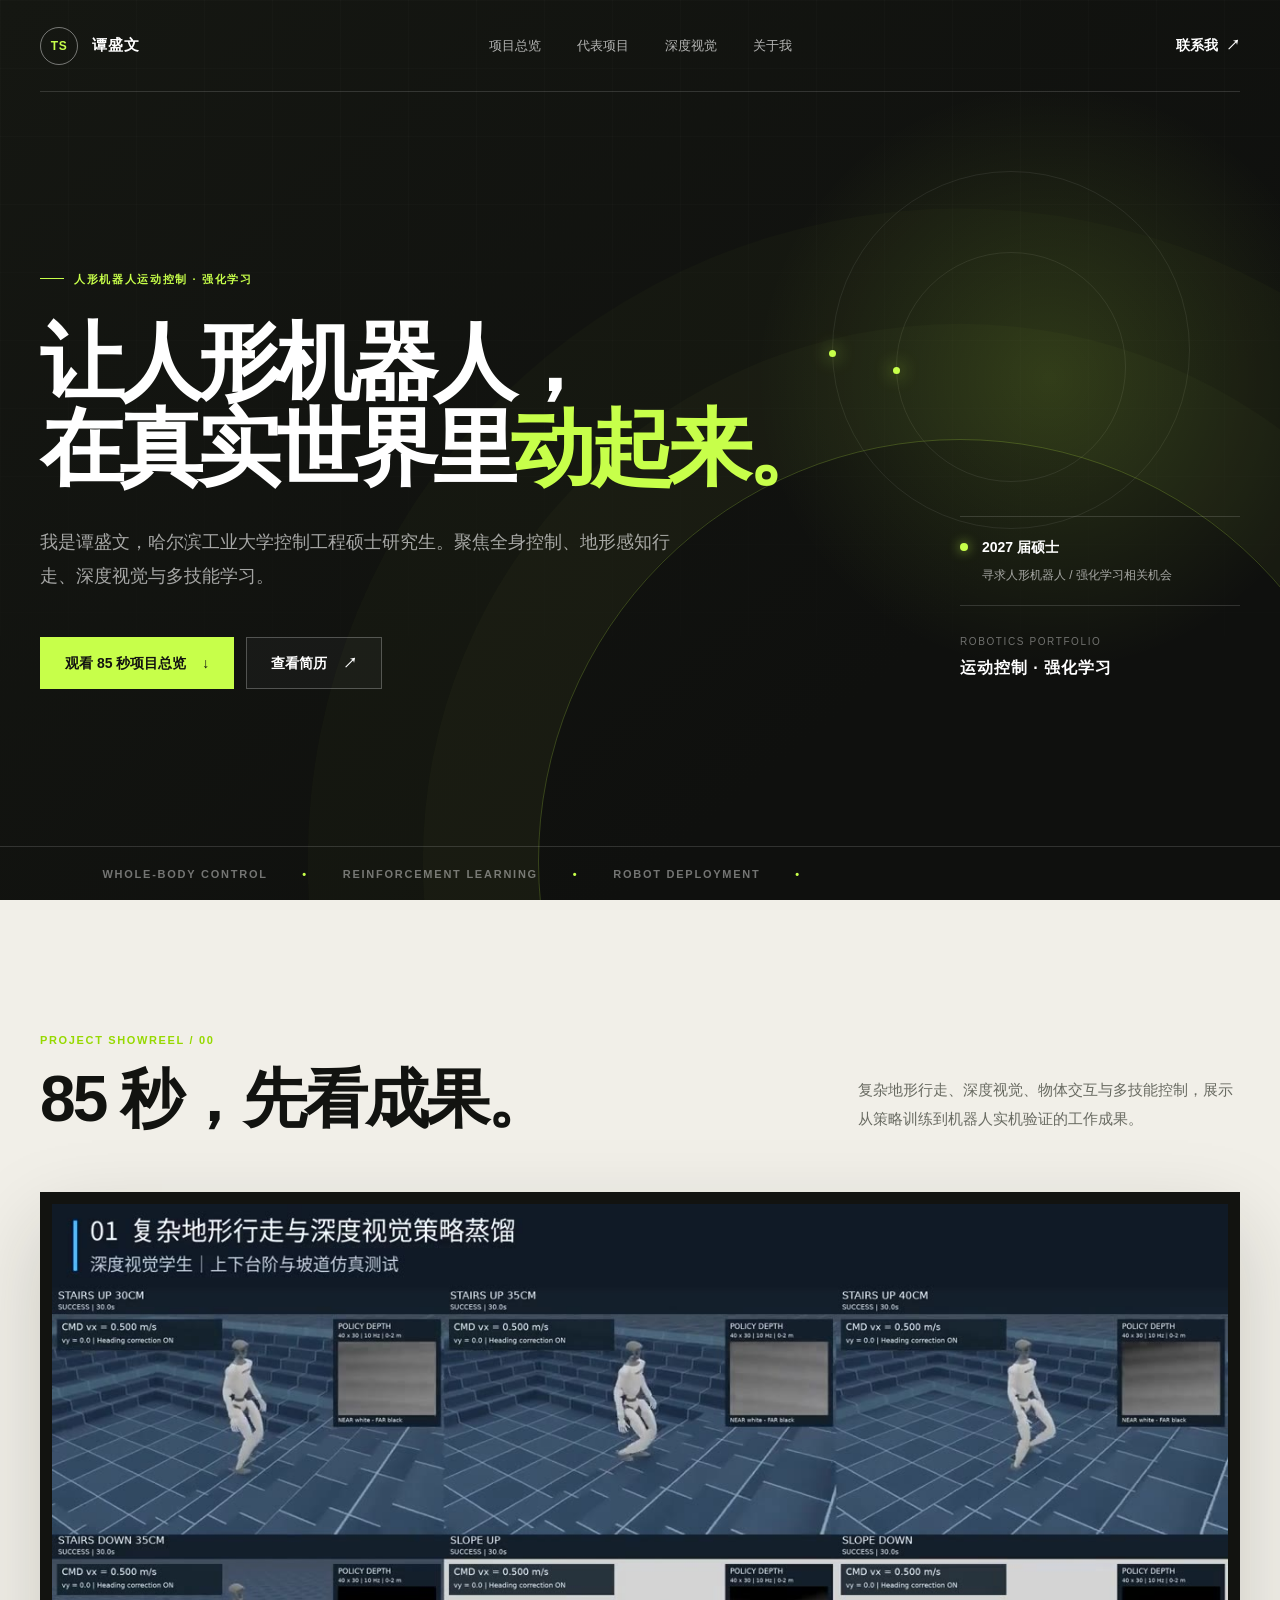
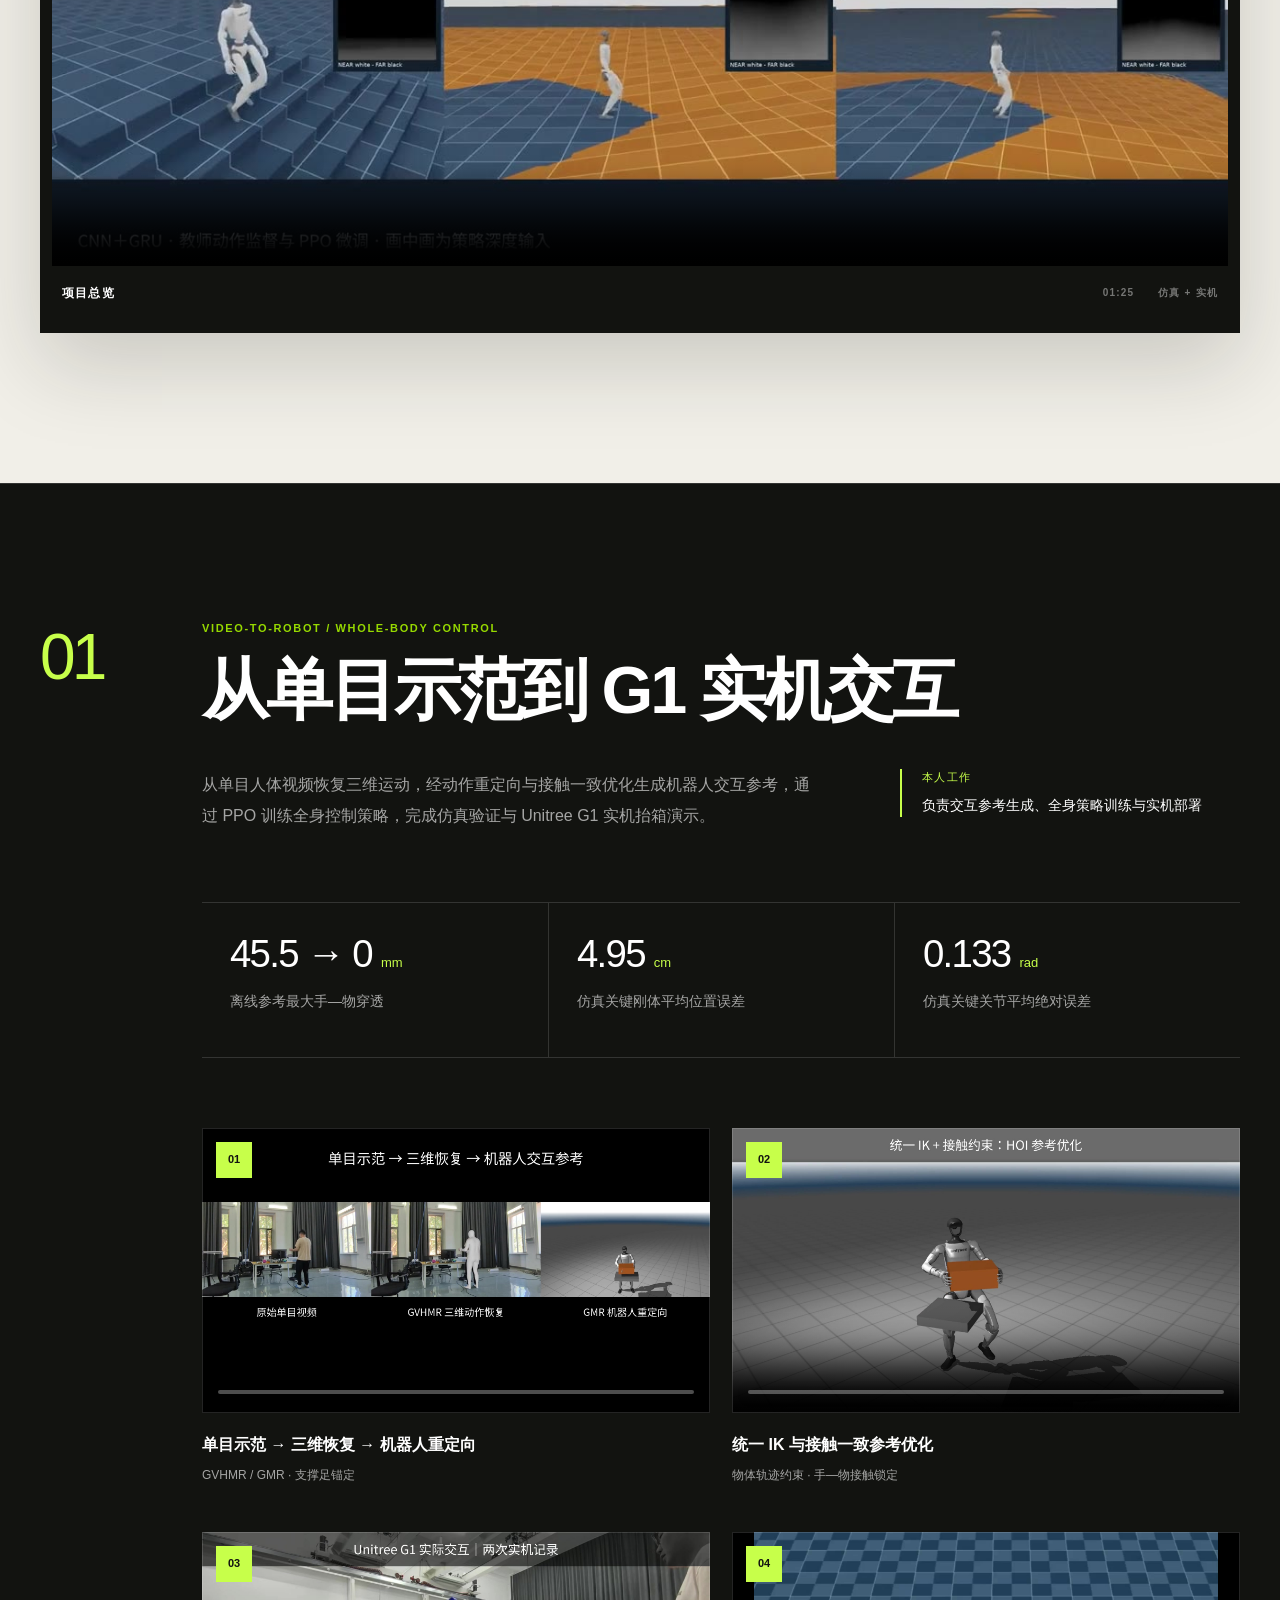
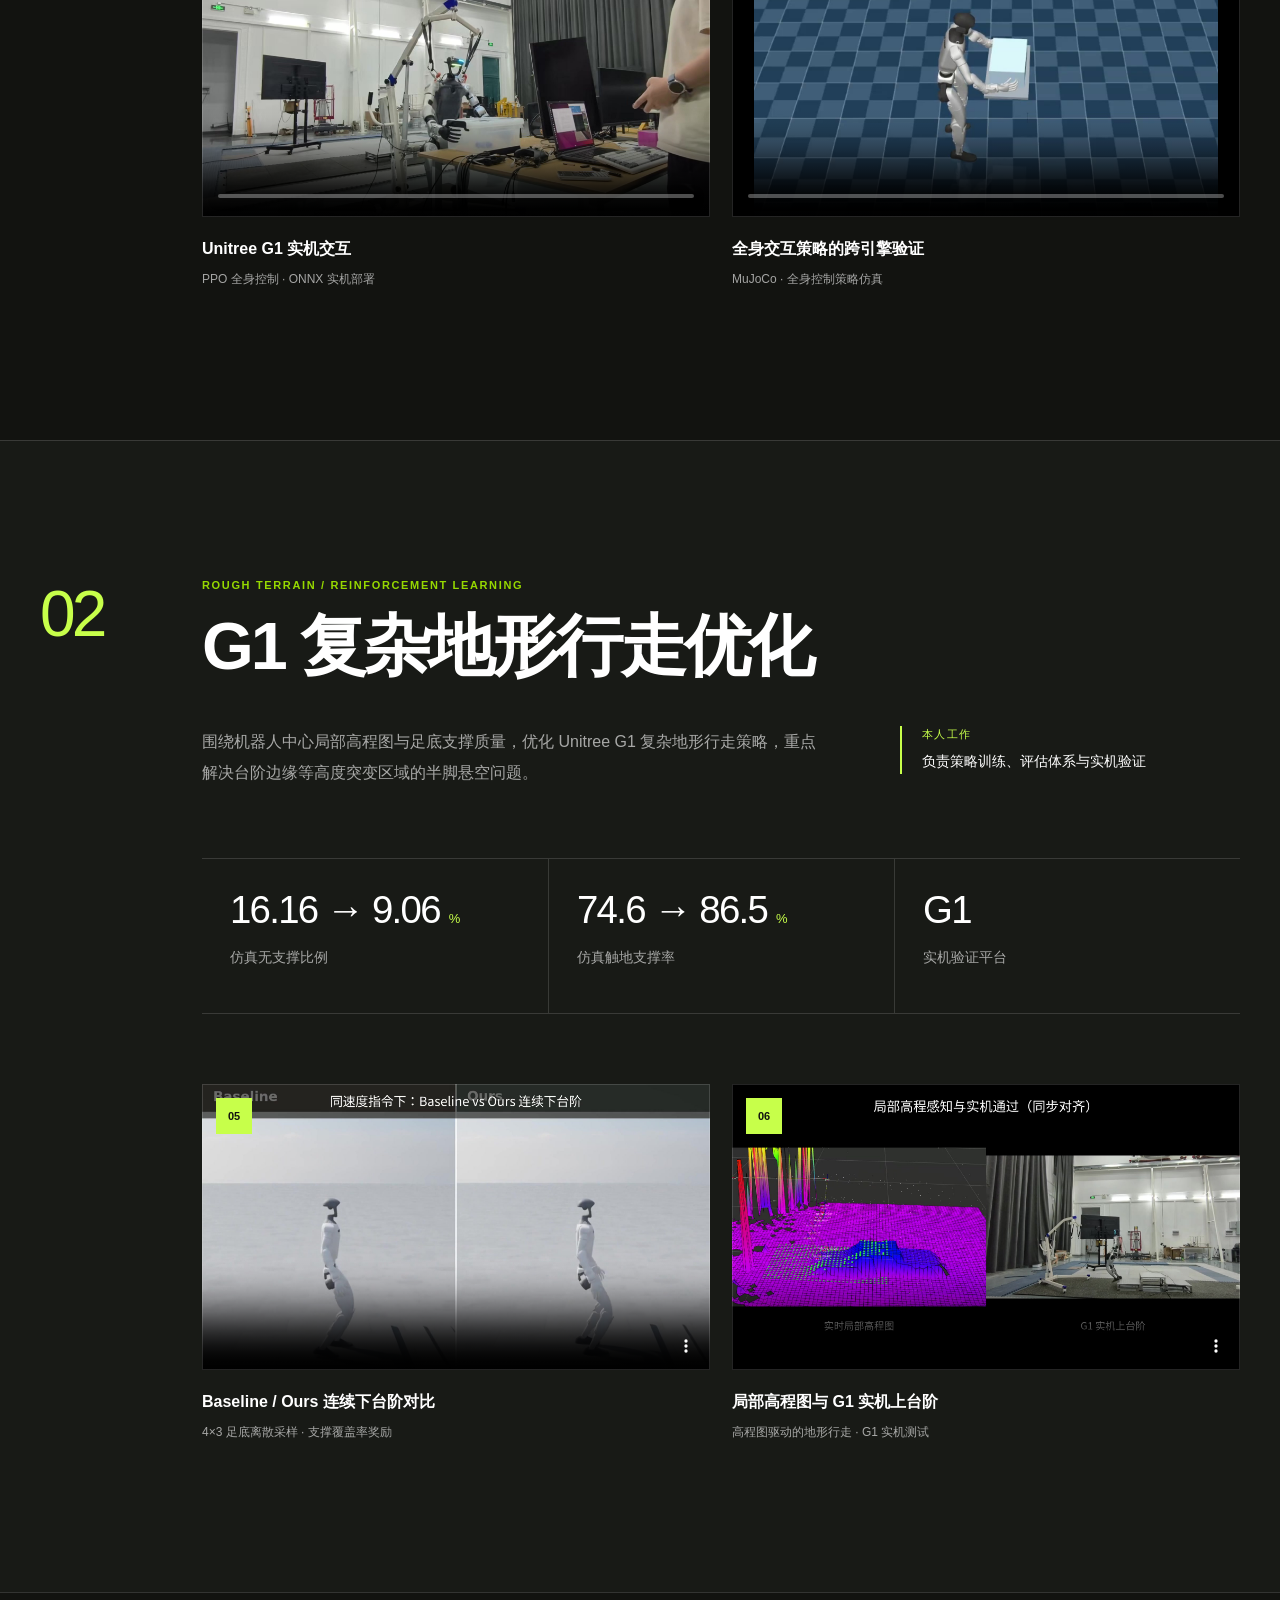
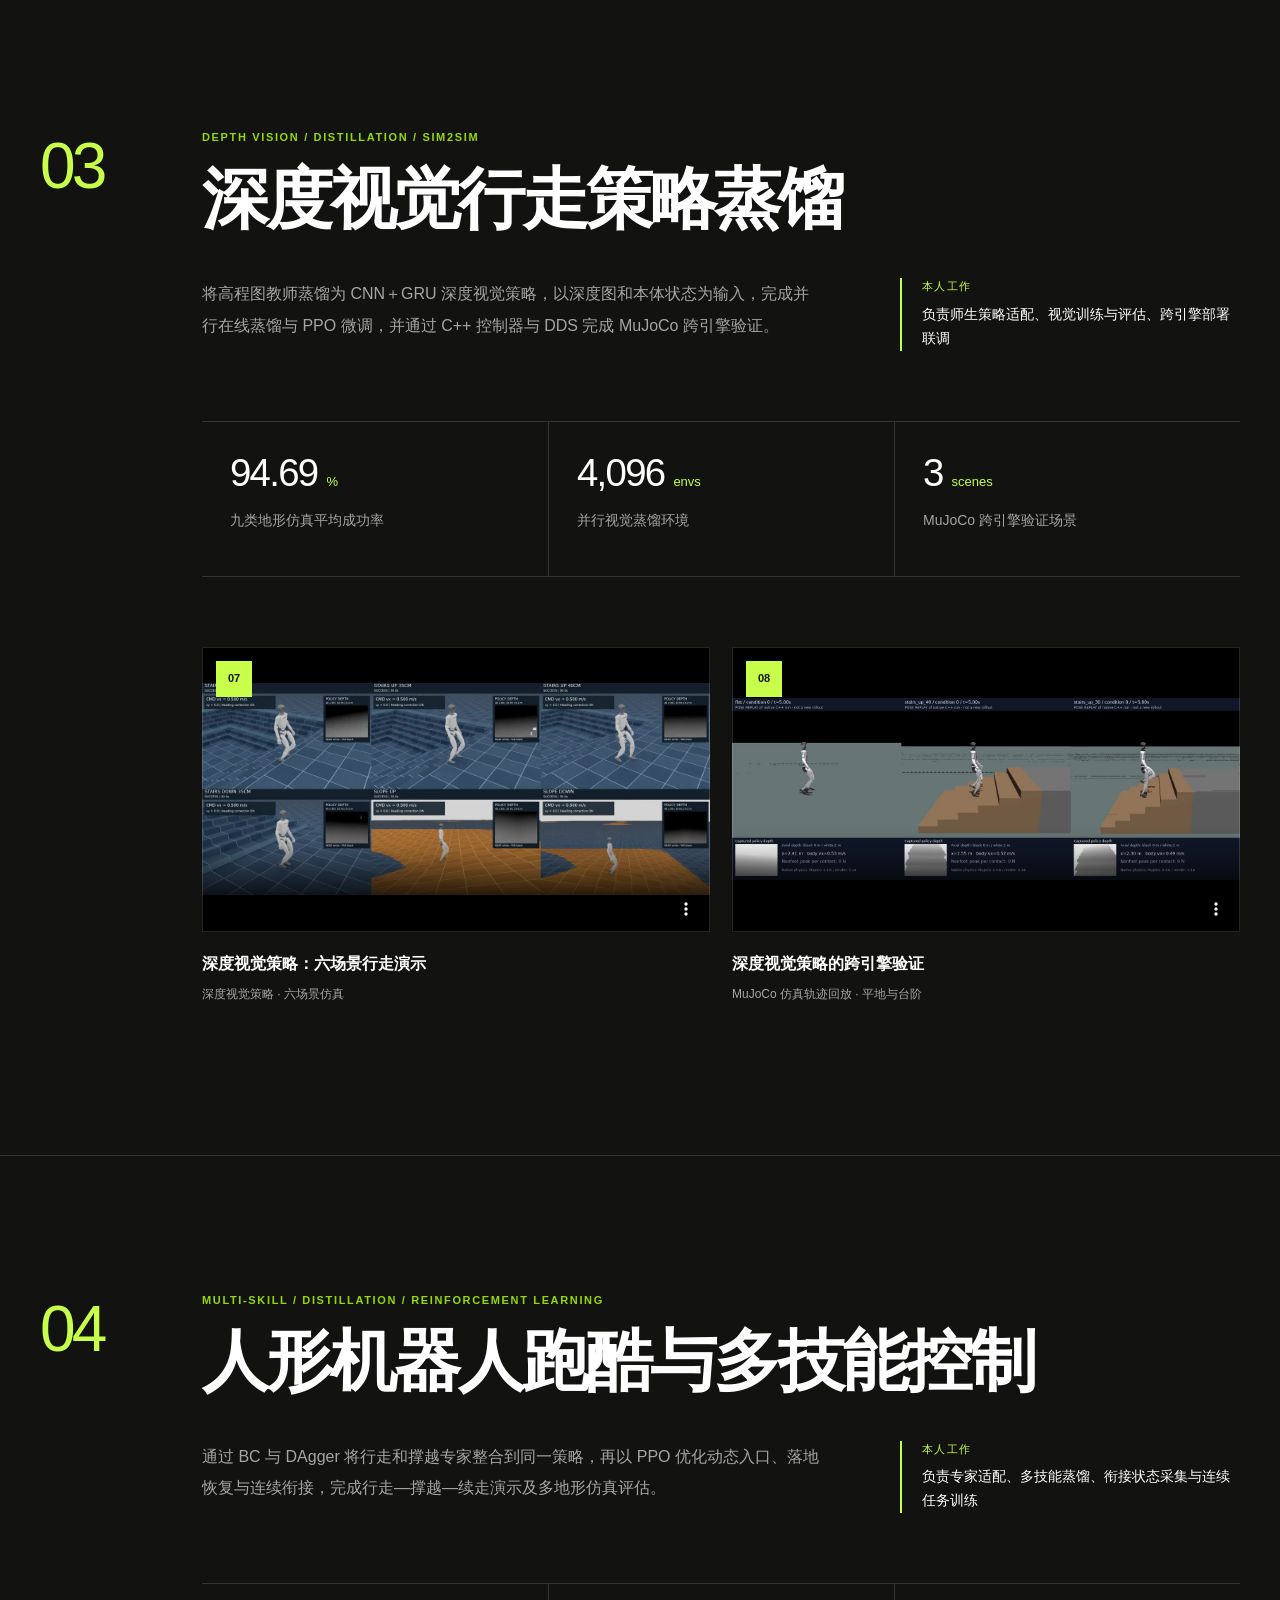
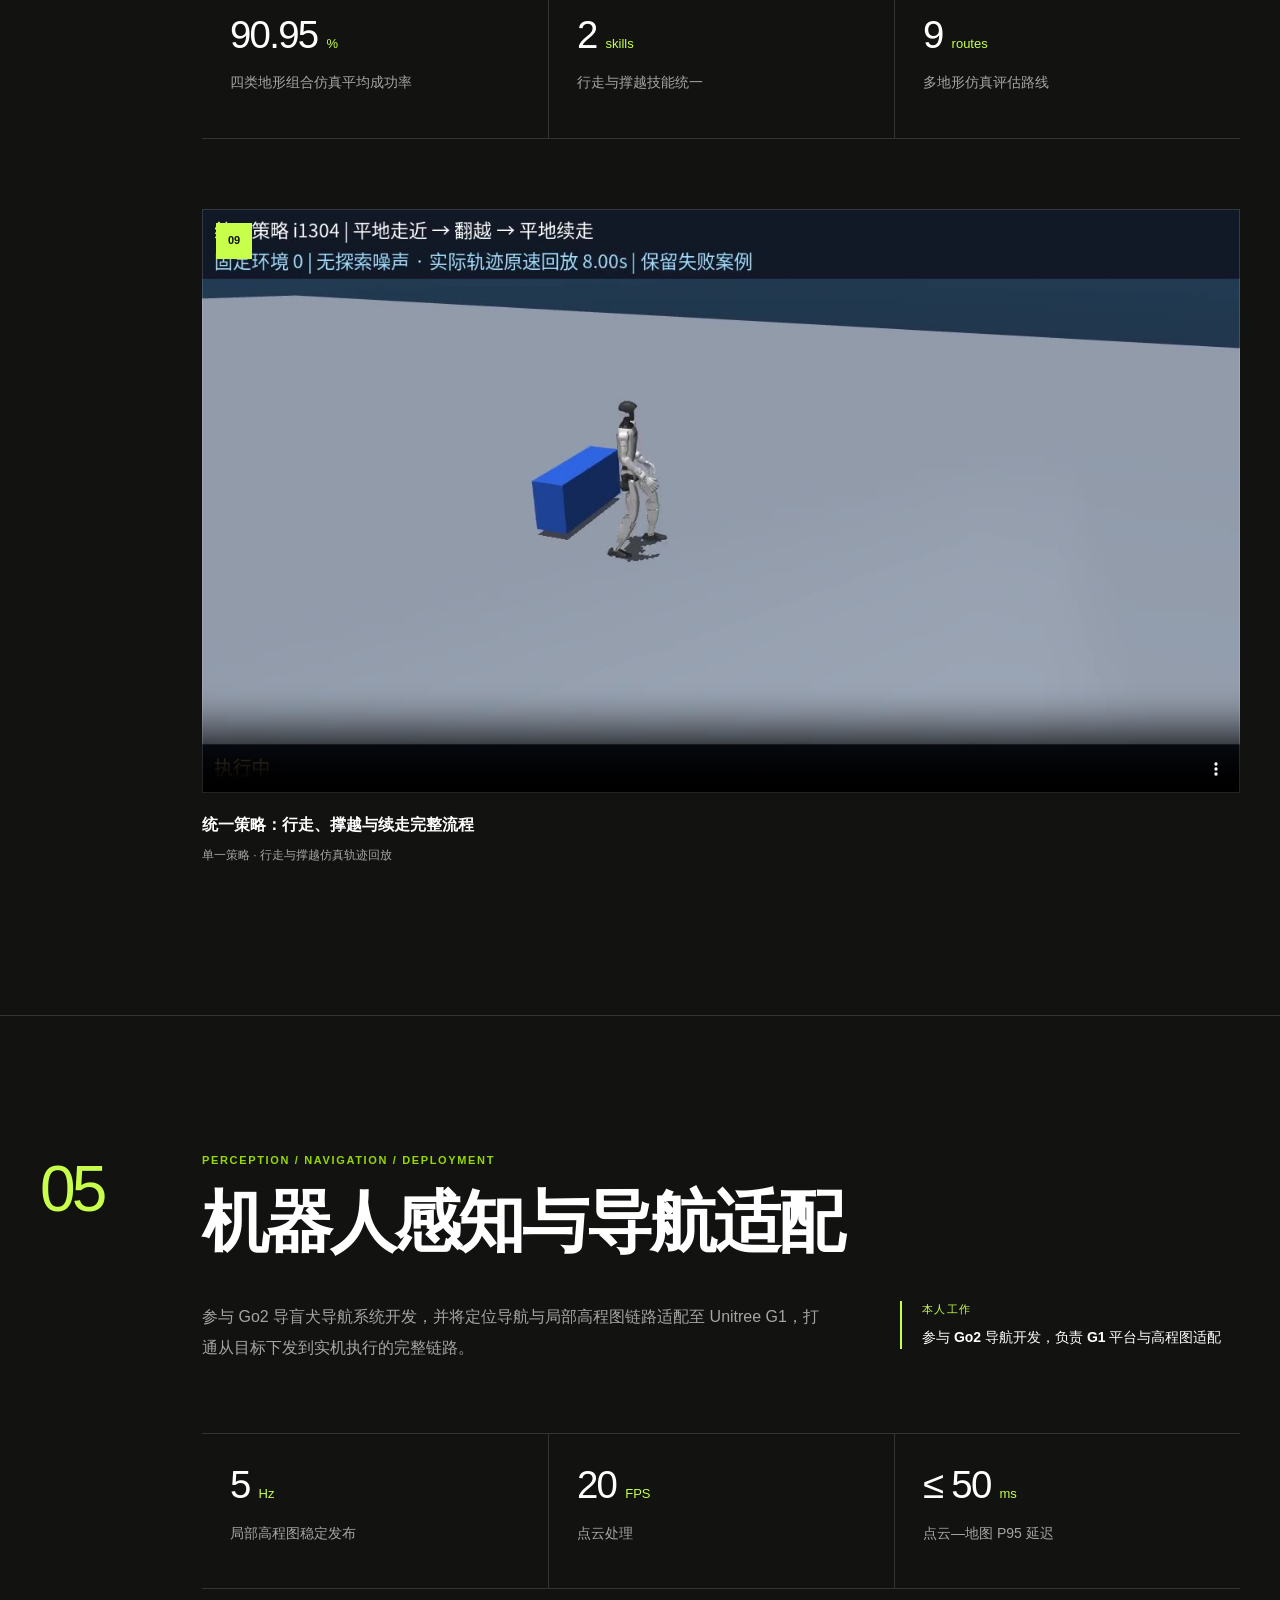
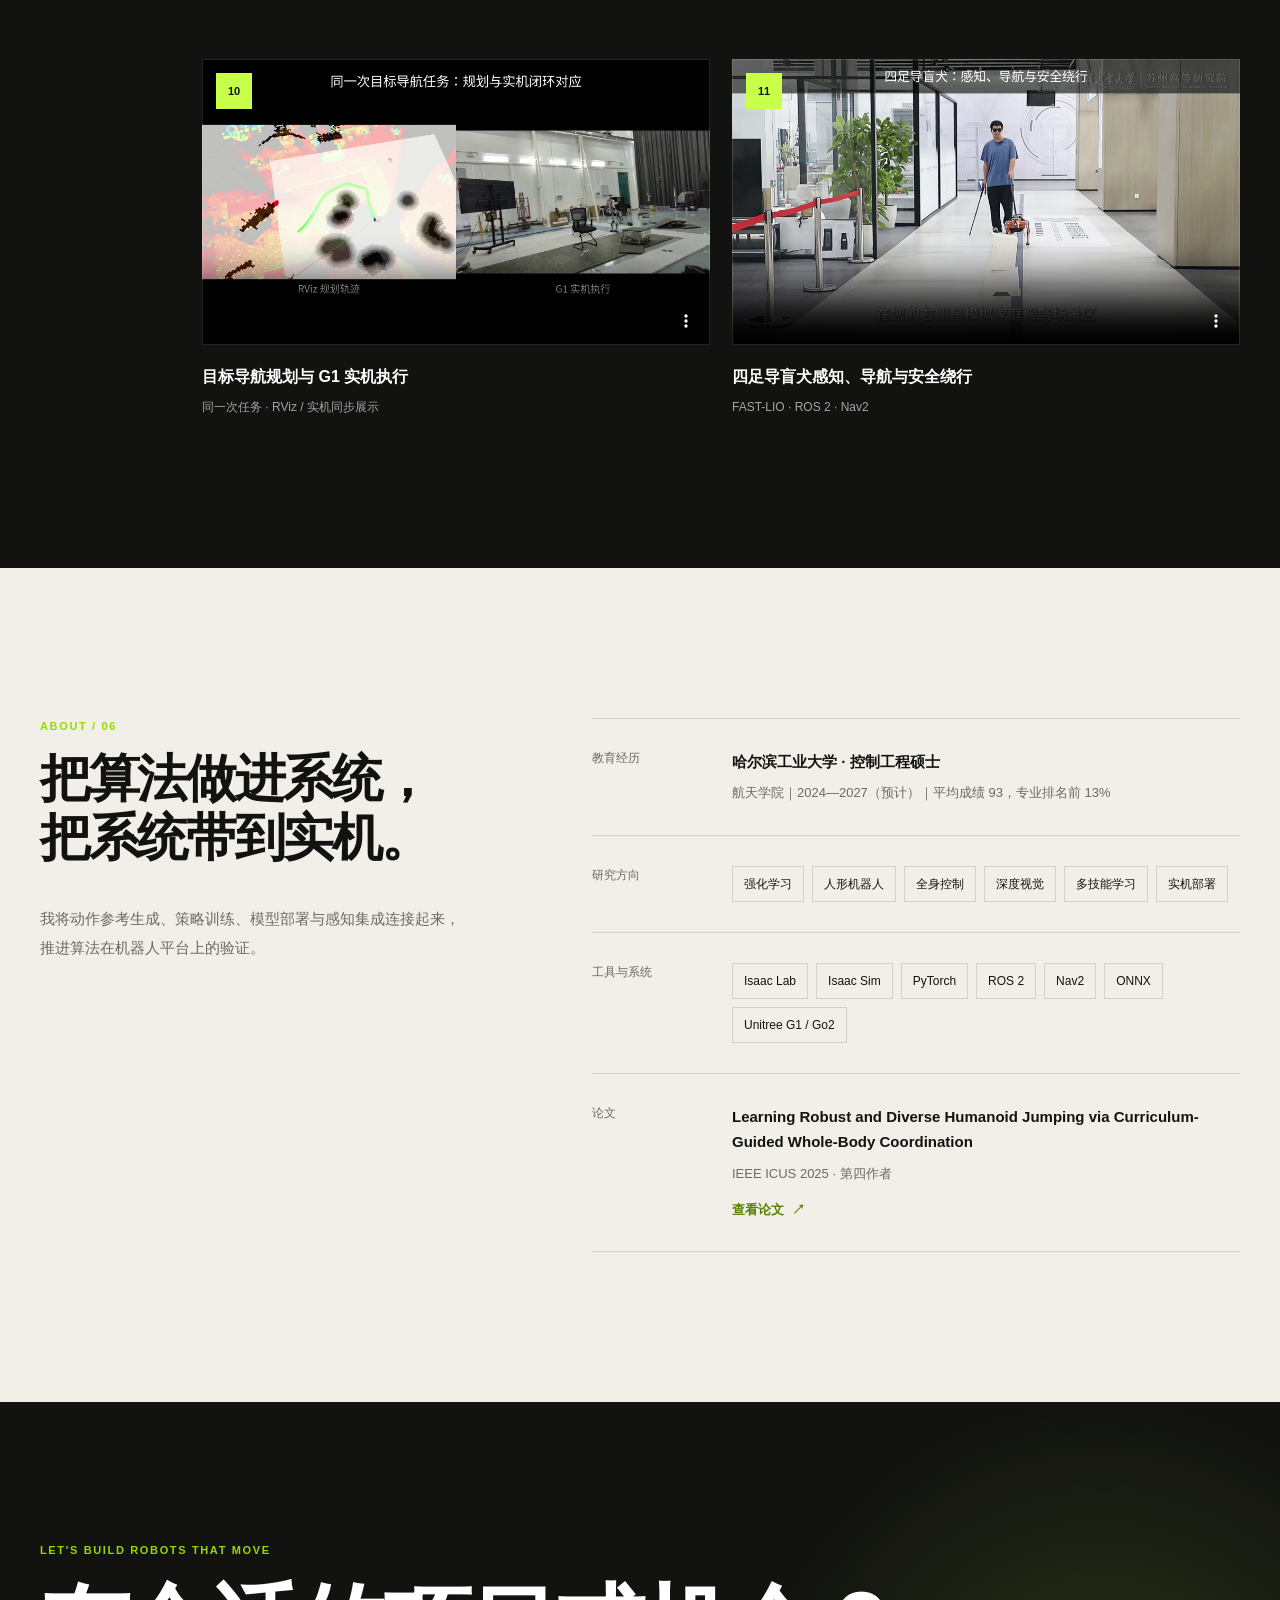
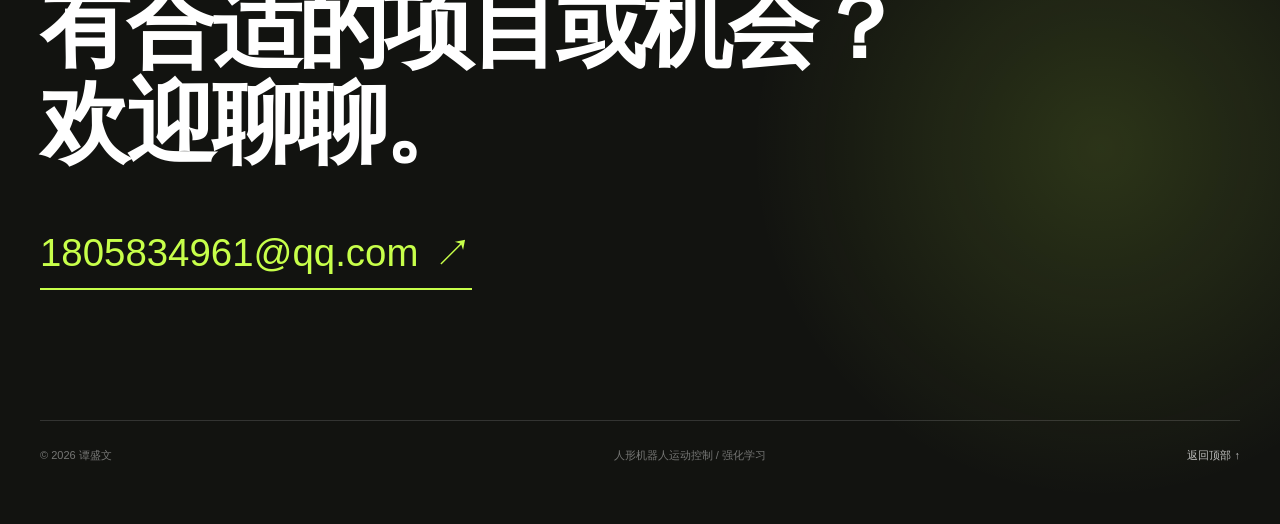
<file: index.html>
<!DOCTYPE html><html lang="zh-CN"><head><meta charSet="utf-8"/><meta name="viewport" content="width=device-width, initial-scale=1"/><link rel="stylesheet" href="/_next/static/css/index.ebbb50xu.css" data-rsc-css-href="/_next/static/css/index.ebbb50xu.css" data-precedence="vite-rsc/importer-resources"/><link rel="modulepreload" fetchPriority="low" href="/_next/static/chunks/index-B8tr1L7f.js"/><script src="/_next/static/chunks/rolldown-runtime-C60lm6uB.js" type="module" async=""></script><script src="/_next/static/chunks/framework-BgSIrAUN.js" type="module" async=""></script><link rel="modulepreload" href="/_next/static/chunks/layout-segment-context-D4h70vCo.js" crossorigin=""/><script>Object.assign(((self[Symbol.for("vinext.navigationRuntime")]??={bootstrap:{routeManifest:null},functions:{}}).bootstrap.rsc??={rsc:[]}),{params:{},nav:{"pathname":"/","searchParams":[]}})</script><link rel="modulepreload" href="/_next/static/chunks/index-B8tr1L7f.js" />
</head><body><main><nav class="site-nav" aria-label="主导航"><a class="brand" href="#top" aria-label="谭盛文首页"><span class="brand-mark">TS</span><span class="brand-name">谭盛文</span></a><div class="nav-links"><a href="#showreel">项目总览</a><a href="#projects">代表项目</a><a href="#depth-vision">深度视觉</a><a href="#about">关于我</a></div><a class="nav-contact" href="mailto:1805834961@qq.com">联系我 <span aria-hidden="true">↗</span></a></nav><header class="hero" id="top"><div class="hero-grid" aria-hidden="true"></div><div class="hero-orbit hero-orbit-one" aria-hidden="true"></div><div class="hero-orbit hero-orbit-two" aria-hidden="true"></div><div class="hero-content page-shell"><div class="hero-copy"><p class="eyebrow"><span></span> 人形机器人运动控制 · 强化学习</p><h1>让人形机器人，<br/>在真实世界里<span>动起来。</span></h1><p class="hero-lead">我是谭盛文，哈尔滨工业大学控制工程硕士研究生。聚焦全身控制、地形感知行走、深度视觉与多技能学习。</p><div class="hero-actions"><a class="button button-primary" href="#showreel">观看 85 秒项目总览 <span aria-hidden="true">↓</span></a><a class="button button-ghost" href="/files/tan-shengwen-resume.pdf" target="_blank" rel="noreferrer">查看简历 <span aria-hidden="true">↗</span></a></div></div><div class="hero-side"><div class="status-card"><span class="status-dot"></span><div><strong>2027 届硕士</strong><span>寻求人形机器人 / 强化学习相关机会</span></div></div><div class="hero-index"><span>ROBOTICS PORTFOLIO</span><strong>运动控制 · 强化学习</strong></div></div></div><div class="hero-marquee" aria-hidden="true"><div>WHOLE-BODY CONTROL <i>•</i> REINFORCEMENT LEARNING <i>•</i> ROBOT DEPLOYMENT <i>•</i></div></div></header><section class="showreel section-light" id="showreel"><div class="page-shell"><div class="section-heading section-heading-wide"><div><p class="section-kicker">PROJECT SHOWREEL / 00</p><h2>85 秒，先看成果。</h2></div><p>复杂地形行走、深度视觉、物体交互与多技能控制，展示从策略训练到机器人实机验证的工作成果。</p></div><div class="showreel-frame"><video controls="" playsInline="" preload="metadata" poster="/images/project-demo-cover.jpg" aria-label="谭盛文人形机器人项目 85 秒总览"><source src="/videos/project-demo.mp4" type="video/mp4"/>你的浏览器暂不支持视频播放。</video><div class="showreel-meta"><span>项目总览</span><span>01:25</span><span>仿真 + 实机</span></div></div></div></section><section class="projects" id="projects"><article class="project" id="interaction"><div class="page-shell project-layout"><aside class="project-number" aria-hidden="true">01</aside><div class="project-content"><header class="project-header"><p class="section-kicker">VIDEO-TO-ROBOT / WHOLE-BODY CONTROL</p><h2>从单目示范到 G1 实机交互</h2><div class="project-intro"><p>从单目人体视频恢复三维运动，经动作重定向与接触一致优化生成机器人交互参考，通过 PPO 训练全身控制策略，完成仿真验证与 Unitree G1 实机抬箱演示。</p><div class="role-tag"><span>本人工作</span><strong>负责交互参考生成、全身策略训练与实机部署</strong></div></div></header><div class="metrics" aria-label="从单目示范到 G1 实机交互关键数据"><div class="metric"><div class="metric-value">45.5 → 0<!-- --> <small>mm</small></div><span>离线参考最大手—物穿透</span></div><div class="metric"><div class="metric-value">4.95<!-- --> <small>cm</small></div><span>仿真关键刚体平均位置误差</span></div><div class="metric"><div class="metric-value">0.133<!-- --> <small>rad</small></div><span>仿真关键关节平均绝对误差</span></div></div><div class="clip-grid clip-grid-4"><figure class="clip-card"><div class="clip-media"><video controls="" playsInline="" preload="none" poster="/images/01_monocular_to_reference_cover.jpg" aria-label="单目示范 → 三维恢复 → 机器人重定向"><source src="/videos/01_monocular_to_reference.mp4" type="video/mp4"/>你的浏览器暂不支持视频播放。</video><span class="clip-index">01</span></div><figcaption><h3>单目示范 → 三维恢复 → 机器人重定向</h3><p>GVHMR / GMR · 支撑足锚定</p></figcaption></figure><figure class="clip-card"><div class="clip-media"><video controls="" playsInline="" preload="none" poster="/images/02_ik_contact_reference_cover.jpg" aria-label="统一 IK 与接触一致参考优化"><source src="/videos/02_ik_contact_reference.mp4" type="video/mp4"/>你的浏览器暂不支持视频播放。</video><span class="clip-index">02</span></div><figcaption><h3>统一 IK 与接触一致参考优化</h3><p>物体轨迹约束 · 手—物接触锁定</p></figcaption></figure><figure class="clip-card"><div class="clip-media"><video controls="" playsInline="" preload="none" poster="/images/03_real_interaction_cover.jpg" aria-label="Unitree G1 实机交互"><source src="/videos/03_real_interaction.mp4" type="video/mp4"/>你的浏览器暂不支持视频播放。</video><span class="clip-index">03</span></div><figcaption><h3>Unitree G1 实机交互</h3><p>PPO 全身控制 · ONNX 实机部署</p></figcaption></figure><figure class="clip-card"><div class="clip-media"><video controls="" playsInline="" preload="none" poster="/images/interaction-sim2sim-cover.jpg" aria-label="全身交互策略的跨引擎验证"><source src="/videos/interaction-sim2sim.mp4" type="video/mp4"/>你的浏览器暂不支持视频播放。</video><span class="clip-index">04</span></div><figcaption><h3>全身交互策略的跨引擎验证</h3><p>MuJoCo · 全身控制策略仿真</p></figcaption></figure></div></div></div></article><article class="project" id="terrain"><div class="page-shell project-layout"><aside class="project-number" aria-hidden="true">02</aside><div class="project-content"><header class="project-header"><p class="section-kicker">ROUGH TERRAIN / REINFORCEMENT LEARNING</p><h2>G1 复杂地形行走优化</h2><div class="project-intro"><p>围绕机器人中心局部高程图与足底支撑质量，优化 Unitree G1 复杂地形行走策略，重点解决台阶边缘等高度突变区域的半脚悬空问题。</p><div class="role-tag"><span>本人工作</span><strong>负责策略训练、评估体系与实机验证</strong></div></div></header><div class="metrics" aria-label="G1 复杂地形行走优化关键数据"><div class="metric"><div class="metric-value">16.16 → 9.06<!-- --> <small>%</small></div><span>仿真无支撑比例</span></div><div class="metric"><div class="metric-value">74.6 → 86.5<!-- --> <small>%</small></div><span>仿真触地支撑率</span></div><div class="metric"><div class="metric-value">G1<!-- --> <small></small></div><span>实机验证平台</span></div></div><div class="clip-grid clip-grid-2"><figure class="clip-card"><div class="clip-media"><video controls="" playsInline="" preload="none" poster="/images/04_terrain_baseline_vs_ours_cover.jpg" aria-label="Baseline / Ours 连续下台阶对比"><source src="/videos/04_terrain_baseline_vs_ours.mp4" type="video/mp4"/>你的浏览器暂不支持视频播放。</video><span class="clip-index">05</span></div><figcaption><h3>Baseline / Ours 连续下台阶对比</h3><p>4×3 足底离散采样 · 支撑覆盖率奖励</p></figcaption></figure><figure class="clip-card"><div class="clip-media"><video controls="" playsInline="" preload="none" poster="/images/05_g1_real_stairs_cover.jpg" aria-label="局部高程图与 G1 实机上台阶"><source src="/videos/05_g1_real_stairs.mp4" type="video/mp4"/>你的浏览器暂不支持视频播放。</video><span class="clip-index">06</span></div><figcaption><h3>局部高程图与 G1 实机上台阶</h3><p>高程图驱动的地形行走 · G1 实机测试</p></figcaption></figure></div></div></div></article><article class="project" id="depth-vision"><div class="page-shell project-layout"><aside class="project-number" aria-hidden="true">03</aside><div class="project-content"><header class="project-header"><p class="section-kicker">DEPTH VISION / DISTILLATION / SIM2SIM</p><h2>深度视觉行走策略蒸馏</h2><div class="project-intro"><p>将高程图教师蒸馏为 CNN＋GRU 深度视觉策略，以深度图和本体状态为输入，完成并行在线蒸馏与 PPO 微调，并通过 C++ 控制器与 DDS 完成 MuJoCo 跨引擎验证。</p><div class="role-tag"><span>本人工作</span><strong>负责师生策略适配、视觉训练与评估、跨引擎部署联调</strong></div></div></header><div class="metrics" aria-label="深度视觉行走策略蒸馏关键数据"><div class="metric"><div class="metric-value">94.69<!-- --> <small>%</small></div><span>九类地形仿真平均成功率</span></div><div class="metric"><div class="metric-value">4,096<!-- --> <small>envs</small></div><span>并行视觉蒸馏环境</span></div><div class="metric"><div class="metric-value">3<!-- --> <small>scenes</small></div><span>MuJoCo 跨引擎验证场景</span></div></div><div class="clip-grid clip-grid-2"><figure class="clip-card"><div class="clip-media"><video controls="" playsInline="" preload="none" poster="/images/depth-visual-six-scenes-cover.jpg" aria-label="深度视觉策略：六场景行走演示"><source src="/videos/depth-visual-six-scenes.mp4" type="video/mp4"/>你的浏览器暂不支持视频播放。</video><span class="clip-index">07</span></div><figcaption><h3>深度视觉策略：六场景行走演示</h3><p>深度视觉策略 · 六场景仿真</p></figcaption></figure><figure class="clip-card"><div class="clip-media"><video controls="" playsInline="" preload="none" poster="/images/depth-native-sim2sim-cover.jpg" aria-label="深度视觉策略的跨引擎验证"><source src="/videos/depth-native-sim2sim.mp4" type="video/mp4"/>你的浏览器暂不支持视频播放。</video><span class="clip-index">08</span></div><figcaption><h3>深度视觉策略的跨引擎验证</h3><p>MuJoCo 仿真轨迹回放 · 平地与台阶</p></figcaption></figure></div></div></div></article><article class="project" id="multi-skill"><div class="page-shell project-layout"><aside class="project-number" aria-hidden="true">04</aside><div class="project-content"><header class="project-header"><p class="section-kicker">MULTI-SKILL / DISTILLATION / REINFORCEMENT LEARNING</p><h2>人形机器人跑酷与多技能控制</h2><div class="project-intro"><p>通过 BC 与 DAgger 将行走和撑越专家整合到同一策略，再以 PPO 优化动态入口、落地恢复与连续衔接，完成行走—撑越—续走演示及多地形仿真评估。</p><div class="role-tag"><span>本人工作</span><strong>负责专家适配、多技能蒸馏、衔接状态采集与连续任务训练</strong></div></div></header><div class="metrics" aria-label="人形机器人跑酷与多技能控制关键数据"><div class="metric"><div class="metric-value">90.95<!-- --> <small>%</small></div><span>四类地形组合仿真平均成功率</span></div><div class="metric"><div class="metric-value">2<!-- --> <small>skills</small></div><span>行走与撑越技能统一</span></div><div class="metric"><div class="metric-value">9<!-- --> <small>routes</small></div><span>多地形仿真评估路线</span></div></div><div class="clip-grid clip-grid-1"><figure class="clip-card"><div class="clip-media"><video controls="" playsInline="" preload="none" poster="/images/multi-skill-walk-vault-walk-cover.jpg" aria-label="统一策略：行走、撑越与续走完整流程"><source src="/videos/multi-skill-walk-vault-walk.mp4" type="video/mp4"/>你的浏览器暂不支持视频播放。</video><span class="clip-index">09</span></div><figcaption><h3>统一策略：行走、撑越与续走完整流程</h3><p>单一策略 · 行走与撑越仿真轨迹回放</p></figcaption></figure></div></div></div></article><article class="project" id="navigation"><div class="page-shell project-layout"><aside class="project-number" aria-hidden="true">05</aside><div class="project-content"><header class="project-header"><p class="section-kicker">PERCEPTION / NAVIGATION / DEPLOYMENT</p><h2>机器人感知与导航适配</h2><div class="project-intro"><p>参与 Go2 导盲犬导航系统开发，并将定位导航与局部高程图链路适配至 Unitree G1，打通从目标下发到实机执行的完整链路。</p><div class="role-tag"><span>本人工作</span><strong>参与 Go2 导航开发，负责 G1 平台与高程图适配</strong></div></div></header><div class="metrics" aria-label="机器人感知与导航适配关键数据"><div class="metric"><div class="metric-value">5<!-- --> <small>Hz</small></div><span>局部高程图稳定发布</span></div><div class="metric"><div class="metric-value">20<!-- --> <small>FPS</small></div><span>点云处理</span></div><div class="metric"><div class="metric-value">≤ 50<!-- --> <small>ms</small></div><span>点云—地图 P95 延迟</span></div></div><div class="clip-grid clip-grid-2"><figure class="clip-card"><div class="clip-media"><video controls="" playsInline="" preload="none" poster="/images/06_navigation_planning_execution_cover.jpg" aria-label="目标导航规划与 G1 实机执行"><source src="/videos/06_navigation_planning_execution.mp4" type="video/mp4"/>你的浏览器暂不支持视频播放。</video><span class="clip-index">10</span></div><figcaption><h3>目标导航规划与 G1 实机执行</h3><p>同一次任务 · RViz / 实机同步展示</p></figcaption></figure><figure class="clip-card"><div class="clip-media"><video controls="" playsInline="" preload="none" poster="/images/07_guide_dog_demo_cover.jpg" aria-label="四足导盲犬感知、导航与安全绕行"><source src="/videos/07_guide_dog_demo.mp4" type="video/mp4"/>你的浏览器暂不支持视频播放。</video><span class="clip-index">11</span></div><figcaption><h3>四足导盲犬感知、导航与安全绕行</h3><p>FAST-LIO · ROS 2 · Nav2</p></figcaption></figure></div></div></div></article></section><section class="about section-light" id="about"><div class="page-shell about-grid"><div class="about-title"><p class="section-kicker">ABOUT / 06</p><h2>把算法做进系统，<br/>把系统带到实机。</h2><p>我将动作参考生成、策略训练、模型部署与感知集成连接起来，推进算法在机器人平台上的验证。</p></div><div class="about-details"><div class="about-row"><span>教育经历</span><div><strong>哈尔滨工业大学 · 控制工程硕士</strong><p>航天学院｜2024—2027（预计）｜平均成绩 93，专业排名前 13%</p></div></div><div class="about-row"><span>研究方向</span><div class="skill-cloud"><i>强化学习</i><i>人形机器人</i><i>全身控制</i><i>深度视觉</i><i>多技能学习</i><i>实机部署</i></div></div><div class="about-row"><span>工具与系统</span><div class="skill-cloud"><i>Isaac Lab</i><i>Isaac Sim</i><i>PyTorch</i><i>ROS 2</i><i>Nav2</i><i>ONNX</i><i>Unitree G1 / Go2</i></div></div><div class="about-row"><span>论文</span><div><strong>Learning Robust and Diverse Humanoid Jumping via Curriculum-Guided Whole-Body Coordination</strong><p>IEEE ICUS 2025 · 第四作者</p><a class="text-link" href="https://doi.org/10.1109/ICUS66297.2025.11295093" target="_blank" rel="noreferrer">查看论文 <span aria-hidden="true">↗</span></a></div></div></div></div></section><footer class="footer" id="contact"><div class="page-shell"><p class="section-kicker">LET&#x27;S BUILD ROBOTS THAT MOVE</p><h2>有合适的项目或机会？<br/>欢迎聊聊。</h2><a class="footer-email" href="mailto:1805834961@qq.com">1805834961@qq.com <span aria-hidden="true">↗</span></a><div class="footer-bottom"><span>© 2026 谭盛文</span><span>人形机器人运动控制 / 强化学习</span><a href="#top">返回顶部 ↑</a></div></div></footer></main><!--$--><!--/$--><div hidden=""><!--$?--><template id="B:0"></template><!--/$--></div><script>requestAnimationFrame(function(){$RT=performance.now()});</script><script type="module" src="/_next/static/chunks/index-B8tr1L7f.js" id="_R_" async=""></script><div hidden id="S:0"><div hidden=""><title>谭盛文｜人形机器人运动控制与强化学习</title><meta name="description" content="谭盛文的个人作品集：人形机器人全身控制、地形感知行走、深度视觉策略蒸馏、多技能连续任务与实机部署。"><meta property="og:title" content="谭盛文｜人形机器人运动控制与强化学习"><meta property="og:description" content="谭盛文的个人作品集：人形机器人全身控制、地形感知行走、深度视觉策略蒸馏、多技能连续任务与实机部署。"><meta property="og:type" content="website"><meta property="og:locale" content="zh_CN"><meta property="og:image" content="https://kight71.github.io/og.png"><meta property="og:image:width" content="1792"><meta property="og:image:height" content="935"><meta property="og:image:alt" content="谭盛文｜人形机器人运动控制与强化学习"><meta name="twitter:card" content="summary_large_image"><meta name="twitter:title" content="谭盛文｜人形机器人运动控制与强化学习"><meta name="twitter:description" content="谭盛文的个人作品集：人形机器人全身控制、地形感知行走、深度视觉策略蒸馏、多技能连续任务与实机部署。"><meta name="twitter:image" content="https://kight71.github.io/og.png"></div></div><script>$RB=[];$RV=function(a){$RT=performance.now();for(var b=0;b<a.length;b+=2){var c=a[b],e=a[b+1];null!==e.parentNode&&e.parentNode.removeChild(e);var f=c.parentNode;if(f){var g=c.previousSibling,h=0;do{if(c&&8===c.nodeType){var d=c.data;if("/$"===d||"/&"===d)if(0===h)break;else h--;else"$"!==d&&"$?"!==d&&"$~"!==d&&"$!"!==d&&"&"!==d||h++}d=c.nextSibling;f.removeChild(c);c=d}while(c);for(;e.firstChild;)f.insertBefore(e.firstChild,c);g.data="$";g._reactRetry&&requestAnimationFrame(g._reactRetry)}}a.length=0};
$RC=function(a,b){if(b=document.getElementById(b))(a=document.getElementById(a))?(a.previousSibling.data="$~",$RB.push(a,b),2===$RB.length&&("number"!==typeof $RT?requestAnimationFrame($RV.bind(null,$RB)):(a=performance.now(),setTimeout($RV.bind(null,$RB),2300>a&&2E3<a?2300-a:$RT+300-a)))):b.parentNode.removeChild(b)};$RC("B:0","S:0")</script><script>((self[Symbol.for("vinext.navigationRuntime")]??={bootstrap:{routeManifest:null},functions:{}}).bootstrap.rsc??={rsc:[]}).rsc.push("4:I[\"8c0f216c4604\",[],\"Children\",1]\n")</script><script>((self[Symbol.for("vinext.navigationRuntime")]??={bootstrap:{routeManifest:null},functions:{}}).bootstrap.rsc??={rsc:[]}).rsc.push("5:I[\"593f344dc510\",[],\"GlobalErrorBoundary\",1]\n")</script><script>((self[Symbol.for("vinext.navigationRuntime")]??={bootstrap:{routeManifest:null},functions:{}}).bootstrap.rsc??={rsc:[]}).rsc.push("6:I[\"0b874ad30386\",[],\"default\",1]\n")</script><script>((self[Symbol.for("vinext.navigationRuntime")]??={bootstrap:{routeManifest:null},functions:{}}).bootstrap.rsc??={rsc:[]}).rsc.push("7:I[\"593f344dc510\",[],\"ErrorBoundary\",1]\n")</script><script>((self[Symbol.for("vinext.navigationRuntime")]??={bootstrap:{routeManifest:null},functions:{}}).bootstrap.rsc??={rsc:[]}).rsc.push("8:I[\"15c18cfaeeff\",[],\"LayoutSegmentProvider\",1]\n")</script><script>((self[Symbol.for("vinext.navigationRuntime")]??={bootstrap:{routeManifest:null},functions:{}}).bootstrap.rsc??={rsc:[]}).rsc.push("9:I[\"8c0f216c4604\",[],\"Slot\",1]\n")</script><script>((self[Symbol.for("vinext.navigationRuntime")]??={bootstrap:{routeManifest:null},functions:{}}).bootstrap.rsc??={rsc:[]}).rsc.push("a:I[\"9276801271d6\",[],\"AppRouterScrollTarget\",1]\n")</script><script>((self[Symbol.for("vinext.navigationRuntime")]??={bootstrap:{routeManifest:null},functions:{}}).bootstrap.rsc??={rsc:[]}).rsc.push("b:I[\"593f344dc510\",[],\"RedirectBoundary\",1]\n")</script><script>((self[Symbol.for("vinext.navigationRuntime")]??={bootstrap:{routeManifest:null},functions:{}}).bootstrap.rsc??={rsc:[]}).rsc.push("c:\"$Sreact.suspense\"\n")</script><script>((self[Symbol.for("vinext.navigationRuntime")]??={bootstrap:{routeManifest:null},functions:{}}).bootstrap.rsc??={rsc:[]}).rsc.push(":HL[\"/_next/static/css/index.ebbb50xu.css\",\"style\"     ]\n")</script><script>((self[Symbol.for("vinext.navigationRuntime")]??={bootstrap:{routeManifest:null},functions:{}}).bootstrap.rsc??={rsc:[]}).rsc.push("0:{\"__route\":\"route:/\",\"__interceptionContext\":null,\"__layoutIds\":[\"layout:/\"],\"__rootLayout\":\"/\",\"__sourcePage\":\"/page\",\"__vinext_streaming_metadata_body:route:/\":\"$L1\",\"__vinext_streaming_metadata_outlet:route:/\":\"$L2\",\"page:/\":\"$L3\",\"layout:/\":[[[[\"$\",\"link\",\"css:/_next/static/css/index.ebbb50xu.css\",{\"rel\":\"stylesheet\",\"precedence\":\"vite-rsc/importer-resources\",\"href\":\"/_next/static/css/index.ebbb50xu.css\",\"data-rsc-css-href\":\"/_next/static/css/index.ebbb50xu.css\"}],\"$undefined\"],[\"$\",\"html\",null,{\"lang\":\"zh-CN\",\"children\":[\"$\",\"body\",null,{\"children\":[\"$\",\"$L4\",null,{}]}]}]],null],\"route:/\":[[[\"$\",\"meta\",null,{\"charSet\":\"utf-8\"}],null,[[\"$\",\"meta\",\"0\",{\"name\":\"viewport\",\"content\":\"width=device-width, initial-scale=1\"}]]],[\"$\",\"$L5\",null,{\"fallback\":\"$6\",\"children\":[\"$\",\"$L7\",null,{\"fallback\":\"$6\",\"children\":[\"$\",\"$L8\",null,{\"providerId\":\"layout:/\",\"segmentMap\":{\"children\":[]},\"children\":[\"$\",\"$L9\",null,{\"id\":\"layout:/\",\"parallelSlots\":\"$undefined\",\"children\":[\"$\",\"$La\",null,{\"children\":[\"$\",\"$Lb\",null,{\"children\":[[\"$\",\"$L8\",null,{\"providerId\":\"page:/\",\"segmentMap\":{\"children\":[\"__PAGE__\"]},\"children\":[\"$\",\"$L9\",null,{\"id\":\"page:/\"}]}],[\"$\",\"$c\",null,{\"fallback\":null,\"children\":[\"$\",\"$L9\",null,{\"id\":\"__vinext_streaming_metadata_outlet:route:/\"}]}]]}]}]}]}]}]}],null,[\"$\",\"div\",null,{\"hidden\":true,\"children\":[\"$\",\"$c\",null,{\"fallback\":null,\"children\":[\"$\",\"$L9\",null,{\"id\":\"__vinext_streaming_metadata_body:route:/\"}]}]}]],\"__layoutFlags\":{\"layout:/\":\"s\"},\"__artifactCompatibility\":{\"schemaVersion\":1,\"graphVersion\":\"app-route-graph:1177fd80f83fa7b0\",\"deploymentVersion\":\"db3cbf24-1c18-44f0-b514-35fcff3b6bfb\",\"appElementsSchemaVersion\":1,\"rscPayloadSchemaVersion\":1,\"rootBoundaryId\":\"/\",\"renderEpoch\":null},\"__renderObservation\":{\"schemaVersion\":1,\"output\":{\"kind\":\"app-rsc\",\"mountedSlotsFingerprint\":null,\"renderEpoch\":null,\"rootBoundaryId\":\"/\",\"routeId\":\"route:/\"},\"completeness\":\"partial\",\"boundaryOutcome\":{\"kind\":\"unknown\"},\"requestApis\":[{\"kind\":\"connection\",\"status\":\"unknown\"},{\"kind\":\"cookies\",\"status\":\"unknown\"},{\"kind\":\"draftMode\",\"status\":\"unknown\"},{\"kind\":\"headers\",\"status\":\"observed\"},{\"kind\":\"params\",\"status\":\"unknown\"},{\"kind\":\"searchParams\",\"status\":\"unknown\"}],\"dynamicFetches\":[],\"cacheTags\":[\"/\",\"_N_T_/\",\"_N_T_/index\",\"_N_T_/layout\",\"_N_T_/page\"],\"pathTags\":[\"/\"],\"cacheability\":\"unknown\",\"downgrade\":{\"target\":\"freshRender\",\"reasons\":[{\"code\":\"CP_DOWNGRADE_CACHEABILITY_UNKNOWN\",\"target\":\"freshRender\"},{\"code\":\"CP_DOWNGRADE_INCOMPLETE_OBSERVATION\",\"completeness\":\"partial\",\"target\":\"freshRender\"},{\"code\":\"CP_DOWNGRADE_UNKNOWN_REQUEST_API\",\"requestApi\":\"connection\",\"target\":\"freshRender\"},{\"code\":\"CP_DOWNGRADE_UNKNOWN_REQUEST_API\",\"requestApi\":\"cookies\",\"target\":\"freshRender\"},{\"code\":\"CP_DOWNGRADE_UNKNOWN_REQUEST_API\",\"requestApi\":\"draftMode\",\"target\":\"freshRender\"},{\"code\":\"CP_DOWNGRADE_PRIVATE_REQUEST_API\",\"requestApi\":\"headers\",\"target\":\"private\"},{\"code\":\"CP_DOWNGRADE_UNKNOWN_REQUEST_API\",\"requestApi\":\"params\",\"target\":\"freshRender\"},{\"code\":\"CP_DOWNGRADE_UNKNOWN_REQUEST_API\",\"requestApi\":\"searchParams\",\"target\":\"freshRender\"}],\"fallback\":{\"kind\":\"breakerFallback\",\"code\":\"CP_PRIVATE_DYNAMIC_DOWNGRADE\",\"mode\":\"renderFresh\",\"scope\":\"affectedOutput\",\"fields\":{\"reasonCodes\":[\"CP_DOWNGRADE_CACHEABILITY_UNKNOWN\",\"CP_DOWNGRADE_INCOMPLETE_OBSERVATION\",\"CP_DOWNGRADE_UNKNOWN_REQUEST_API\",\"CP_DOWNGRADE_UNKNOWN_REQUEST_API\",\"CP_DOWNGRADE_UNKNOWN_REQUEST_API\",\"CP_DOWNGRADE_PRIVATE_REQUEST_API\",\"CP_DOWNGRADE_UNKNOWN_REQUEST_API\",\"CP_DOWNGRADE_UNKNOWN_REQUEST_API\"],\"target\":\"freshRender\"}},\"isPublicCacheCandidate\":false}}}\n")</script><script>((self[Symbol.for("vinext.navigationRuntime")]??={bootstrap:{routeManifest:null},functions:{}}).bootstrap.rsc??={rsc:[]}).rsc.push("1:[\"$\",\"div\",null,{\"hidden\":true,\"dangerouslySetInnerHTML\":{\"__html\":\"\u003ctitle\u003e谭盛文｜人形机器人运动控制与强化学习\u003c/title\u003e\u003cmeta name=\\\"description\\\" content=\\\"谭盛文的个人作品集：人形机器人全身控制、地形感知行走、深度视觉策略蒸馏、多技能连续任务与实机部署。\\\"\u003e\u003cmeta property=\\\"og:title\\\" content=\\\"谭盛文｜人形机器人运动控制与强化学习\\\"\u003e\u003cmeta property=\\\"og:description\\\" content=\\\"谭盛文的个人作品集：人形机器人全身控制、地形感知行走、深度视觉策略蒸馏、多技能连续任务与实机部署。\\\"\u003e\u003cmeta property=\\\"og:type\\\" content=\\\"website\\\"\u003e\u003cmeta property=\\\"og:locale\\\" content=\\\"zh_CN\\\"\u003e\u003cmeta property=\\\"og:image\\\" content=\\\"https://kight71.github.io/og.png\\\"\u003e\u003cmeta property=\\\"og:image:width\\\" content=\\\"1792\\\"\u003e\u003cmeta property=\\\"og:image:height\\\" content=\\\"935\\\"\u003e\u003cmeta property=\\\"og:image:alt\\\" content=\\\"谭盛文｜人形机器人运动控制与强化学习\\\"\u003e\u003cmeta name=\\\"twitter:card\\\" content=\\\"summary_large_image\\\"\u003e\u003cmeta name=\\\"twitter:title\\\" content=\\\"谭盛文｜人形机器人运动控制与强化学习\\\"\u003e\u003cmeta name=\\\"twitter:description\\\" content=\\\"谭盛文的个人作品集：人形机器人全身控制、地形感知行走、深度视觉策略蒸馏、多技能连续任务与实机部署。\\\"\u003e\u003cmeta name=\\\"twitter:image\\\" content=\\\"https://kight71.github.io/og.png\\\"\u003e\"}}]\n")</script><script>((self[Symbol.for("vinext.navigationRuntime")]??={bootstrap:{routeManifest:null},functions:{}}).bootstrap.rsc??={rsc:[]}).rsc.push("2:null\n")</script><script>((self[Symbol.for("vinext.navigationRuntime")]??={bootstrap:{routeManifest:null},functions:{}}).bootstrap.rsc??={rsc:[]}).rsc.push("3:[\"$\",\"main\",null,{\"children\":[[\"$\",\"nav\",null,{\"className\":\"site-nav\",\"aria-label\":\"主导航\",\"children\":[[\"$\",\"a\",null,{\"className\":\"brand\",\"href\":\"#top\",\"aria-label\":\"谭盛文首页\",\"children\":[[\"$\",\"span\",null,{\"className\":\"brand-mark\",\"children\":\"TS\"}],[\"$\",\"span\",null,{\"className\":\"brand-name\",\"children\":\"谭盛文\"}]]}],[\"$\",\"div\",null,{\"className\":\"nav-links\",\"children\":[[\"$\",\"a\",null,{\"href\":\"#showreel\",\"children\":\"项目总览\"}],[\"$\",\"a\",null,{\"href\":\"#projects\",\"children\":\"代表项目\"}],[\"$\",\"a\",null,{\"href\":\"#depth-vision\",\"children\":\"深度视觉\"}],[\"$\",\"a\",null,{\"href\":\"#about\",\"children\":\"关于我\"}]]}],[\"$\",\"a\",null,{\"className\":\"nav-contact\",\"href\":\"mailto:1805834961@qq.com\",\"children\":[\"联系我 \",[\"$\",\"span\",null,{\"aria-hidden\":\"true\",\"children\":\"↗\"}]]}]]}],[\"$\",\"header\",null,{\"className\":\"hero\",\"id\":\"top\",\"children\":[[\"$\",\"div\",null,{\"className\":\"hero-grid\",\"aria-hidden\":\"true\"}],[\"$\",\"div\",null,{\"className\":\"hero-orbit hero-orbit-one\",\"aria-hidden\":\"true\"}],[\"$\",\"div\",null,{\"className\":\"hero-orbit hero-orbit-two\",\"aria-hidden\":\"true\"}],[\"$\",\"div\",null,{\"className\":\"hero-content page-shell\",\"children\":[[\"$\",\"div\",null,{\"className\":\"hero-copy\",\"children\":[[\"$\",\"p\",null,{\"className\":\"eyebrow\",\"children\":[[\"$\",\"span\",null,{}],\" 人形机器人运动控制 · 强化学习\"]}],[\"$\",\"h1\",null,{\"children\":[\"让人形机器人，\",[\"$\",\"br\",null,{}],\"在真实世界里\",[\"$\",\"span\",null,{\"children\":\"动起来。\"}]]}],[\"$\",\"p\",null,{\"className\":\"hero-lead\",\"children\":\"我是谭盛文，哈尔滨工业大学控制工程硕士研究生。聚焦全身控制、地形感知行走、深度视觉与多技能学习。\"}],[\"$\",\"div\",null,{\"className\":\"hero-actions\",\"children\":[[\"$\",\"a\",null,{\"className\":\"button button-primary\",\"href\":\"#showreel\",\"children\":[\"观看 85 秒项目总览 \",[\"$\",\"span\",null,{\"aria-hidden\":\"true\",\"children\":\"↓\"}]]}],[\"$\",\"a\",null,{\"className\":\"button button-ghost\",\"href\":\"/files/tan-shengwen-resume.pdf\",\"target\":\"_blank\",\"rel\":\"noreferrer\",\"children\":[\"查看简历 \",[\"$\",\"span\",null,{\"aria-hidden\":\"true\",\"children\":\"↗\"}]]}]]}]]}],[\"$\",\"div\",null,{\"className\":\"hero-side\",\"children\":[[\"$\",\"div\",null,{\"className\":\"status-card\",\"children\":[[\"$\",\"span\",null,{\"className\":\"status-dot\"}],[\"$\",\"div\",null,{\"children\":[[\"$\",\"strong\",null,{\"children\":\"2027 届硕士\"}],[\"$\",\"span\",null,{\"children\":\"寻求人形机器人 / 强化学习相关机会\"}]]}]]}],[\"$\",\"div\",null,{\"className\":\"hero-index\",\"children\":[[\"$\",\"span\",null,{\"children\":\"ROBOTICS PORTFOLIO\"}],[\"$\",\"strong\",null,{\"children\":\"运动控制 · 强化学习\"}]]}]]}]]}],[\"$\",\"div\",null,{\"className\":\"hero-marquee\",\"aria-hidden\":\"true\",\"children\":[\"$\",\"div\",null,{\"children\":[\"WHOLE-BODY CONTROL \",[\"$\",\"i\",null,{\"children\":\"•\"}],\" REINFORCEMENT LEARNING \",[\"$\",\"i\",null,{\"children\":\"•\"}],\" ROBOT DEPLOYMENT \",[\"$\",\"i\",null,{\"children\":\"•\"}]]}]}]]}],[\"$\",\"section\",null,{\"className\":\"showreel section-light\",\"id\":\"showreel\",\"children\":[\"$\",\"div\",null,{\"className\":\"page-shell\",\"children\":[[\"$\",\"div\",null,{\"className\":\"section-heading section-heading-wide\",\"children\":[[\"$\",\"div\",null,{\"children\":[[\"$\",\"p\",null,{\"className\":\"section-kicker\",\"children\":\"PROJECT SHOWREEL / 00\"}],[\"$\",\"h2\",null,{\"children\":\"85 秒，先看成果。\"}]]}],[\"$\",\"p\",null,{\"children\":\"复杂地形行走、深度视觉、物体交互与多技能控制，展示从策略训练到机器人实机验证的工作成果。\"}]]}],[\"$\",\"div\",null,{\"className\":\"showreel-frame\",\"children\":[[\"$\",\"video\",null,{\"controls\":true,\"playsInline\":true,\"preload\":\"metadata\",\"poster\":\"/images/project-demo-cover.jpg\",\"aria-label\":\"谭盛文人形机器人项目 85 秒总览\",\"children\":[[\"$\",\"source\",null,{\"src\":\"/videos/project-demo.mp4\",\"type\":\"video/mp4\"}],\"你的浏览器暂不支持视频播放。\"]}],[\"$\",\"div\",null,{\"className\":\"showreel-meta\",\"children\":[[\"$\",\"span\",null,{\"children\":\"项目总览\"}],[\"$\",\"span\",null,{\"children\":\"01:25\"}],[\"$\",\"span\",null,{\"children\":\"仿真 + 实机\"}]]}]]}]]}]}],[\"$\",\"section\",null,{\"className\":\"projects\",\"id\":\"projects\",\"children\":[[\"$\",\"article\",\"interaction\",{\"className\":\"project\",\"id\":\"interaction\",\"children\":[\"$\",\"div\",null,{\"className\":\"page-shell project-layout\",\"children\":[[\"$\",\"aside\",null,{\"className\":\"project-number\",\"aria-hidden\":\"true\",\"children\":\"01\"}],[\"$\",\"div\",null,{\"className\":\"project-content\",\"children\":[[\"$\",\"header\",null,{\"className\":\"project-header\",\"children\":[[\"$\",\"p\",null,{\"className\":\"section-kicker\",\"children\":\"VIDEO-TO-ROBOT / WHOLE-BODY CONTROL\"}],[\"$\",\"h2\",null,{\"children\":\"从单目示范到 G1 实机交互\"}],[\"$\",\"div\",null,{\"className\":\"project-intro\",\"children\":[[\"$\",\"p\",null,{\"children\":\"从单目人体视频恢复三维运动，经动作重定向与接触一致优化生成机器人交互参考，通过 PPO 训练全身控制策略，完成仿真验证与 Unitree G1 实机抬箱演示。\"}],[\"$\",\"div\",null,{\"className\":\"role-tag\",\"children\":[[\"$\",\"span\",null,{\"children\":\"本人工作\"}],[\"$\",\"strong\",null,{\"children\":\"负责交互参考生成、全身策略训练与实机部署\"}]]}]]}]]}],[\"$\",\"div\",null,{\"className\":\"metrics\",\"aria-label\":\"从单目示范到 G1 实机交互关键数据\",\"children\":[[\"$\",\"div\",\"离线参考最大手—物穿透\",{\"className\":\"metric\",\"children\":[[\"$\",\"div\",null,{\"className\":\"metric-value\",\"children\":[\"45.5 → 0\",\" \",[\"$\",\"small\",null,{\"children\":\"mm\"}]]}],[\"$\",\"span\",null,{\"children\":\"离线参考最大手—物穿透\"}]]}],[\"$\",\"div\",\"仿真关键刚体平均位置误差\",{\"className\":\"metric\",\"children\":[[\"$\",\"div\",null,{\"className\":\"metric-value\",\"children\":[\"4.95\",\" \",[\"$\",\"small\",null,{\"children\":\"cm\"}]]}],\"$Ld\"]}],\"$Le\"]}],\"$Lf\"]}]]}]}],\"$L10\",\"$L11\",\"$L12\",\"$L13\"]}],\"$L14\",\"$L15\"]}]\n")</script><script>((self[Symbol.for("vinext.navigationRuntime")]??={bootstrap:{routeManifest:null},functions:{}}).bootstrap.rsc??={rsc:[]}).rsc.push("d:[\"$\",\"span\",null,{\"children\":\"仿真关键刚体平均位置误差\"}]\n")</script><script>((self[Symbol.for("vinext.navigationRuntime")]??={bootstrap:{routeManifest:null},functions:{}}).bootstrap.rsc??={rsc:[]}).rsc.push("e:[\"$\",\"div\",\"仿真关键关节平均绝对误差\",{\"className\":\"metric\",\"children\":[[\"$\",\"div\",null,{\"className\":\"metric-value\",\"children\":[\"0.133\",\" \",[\"$\",\"small\",null,{\"children\":\"rad\"}]]}],[\"$\",\"span\",null,{\"children\":\"仿真关键关节平均绝对误差\"}]]}]\n")</script><script>((self[Symbol.for("vinext.navigationRuntime")]??={bootstrap:{routeManifest:null},functions:{}}).bootstrap.rsc??={rsc:[]}).rsc.push("f:[\"$\",\"div\",null,{\"className\":\"clip-grid clip-grid-4\",\"children\":[[\"$\",\"figure\",\"01\",{\"className\":\"clip-card\",\"children\":[[\"$\",\"div\",null,{\"className\":\"clip-media\",\"children\":[[\"$\",\"video\",null,{\"controls\":true,\"playsInline\":true,\"preload\":\"none\",\"poster\":\"/images/01_monocular_to_reference_cover.jpg\",\"aria-label\":\"单目示范 → 三维恢复 → 机器人重定向\",\"children\":[[\"$\",\"source\",null,{\"src\":\"/videos/01_monocular_to_reference.mp4\",\"type\":\"video/mp4\"}],\"你的浏览器暂不支持视频播放。\"]}],[\"$\",\"span\",null,{\"className\":\"clip-index\",\"children\":\"01\"}]]}],[\"$\",\"figcaption\",null,{\"children\":[[\"$\",\"h3\",null,{\"children\":\"单目示范 → 三维恢复 → 机器人重定向\"}],[\"$\",\"p\",null,{\"children\":\"GVHMR / GMR · 支撑足锚定\"}]]}]]}],[\"$\",\"figure\",\"02\",{\"className\":\"clip-card\",\"children\":[[\"$\",\"div\",null,{\"className\":\"clip-media\",\"children\":[[\"$\",\"video\",null,{\"controls\":true,\"playsInline\":true,\"preload\":\"none\",\"poster\":\"/images/02_ik_contact_reference_cover.jpg\",\"aria-label\":\"统一 IK 与接触一致参考优化\",\"children\":[[\"$\",\"source\",null,{\"src\":\"/videos/02_ik_contact_reference.mp4\",\"type\":\"video/mp4\"}],\"你的浏览器暂不支持视频播放。\"]}],[\"$\",\"span\",null,{\"className\":\"clip-index\",\"children\":\"02\"}]]}],[\"$\",\"figcaption\",null,{\"children\":[[\"$\",\"h3\",null,{\"children\":\"统一 IK 与接触一致参考优化\"}],[\"$\",\"p\",null,{\"children\":\"物体轨迹约束 · 手—物接触锁定\"}]]}]]}],[\"$\",\"figure\",\"03\",{\"className\":\"clip-card\",\"children\":[[\"$\",\"div\",null,{\"className\":\"clip-media\",\"children\":[[\"$\",\"video\",null,{\"controls\":true,\"playsInline\":true,\"preload\":\"none\",\"poster\":\"/images/03_real_interaction_cover.jpg\",\"aria-label\":\"Unitree G1 实机交互\",\"children\":[[\"$\",\"source\",null,{\"src\":\"/videos/03_real_interaction.mp4\",\"type\":\"video/mp4\"}],\"你的浏览器暂不支持视频播放。\"]}],[\"$\",\"span\",null,{\"className\":\"clip-index\",\"children\":\"03\"}]]}],[\"$\",\"figcaption\",null,{\"children\":[[\"$\",\"h3\",null,{\"children\":\"Unitree G1 实机交互\"}],[\"$\",\"p\",null,{\"children\":\"PPO 全身控制 · ONNX 实机部署\"}]]}]]}],[\"$\",\"figure\",\"04\",{\"className\":\"clip-card\",\"children\":[[\"$\",\"div\",null,{\"className\":\"clip-media\",\"children\":[[\"$\",\"video\",null,{\"controls\":true,\"playsInline\":true,\"preload\":\"none\",\"poster\":\"/images/interaction-sim2sim-cover.jpg\",\"aria-label\":\"全身交互策略的跨引擎验证\",\"children\":[[\"$\",\"source\",null,{\"src\":\"/videos/interaction-sim2sim.mp4\",\"type\":\"video/mp4\"}],\"你的浏览器暂不支持视频播放。\"]}],[\"$\",\"span\",null,{\"className\":\"clip-index\",\"children\":\"04\"}]]}],[\"$\",\"figcaption\",null,{\"children\":[[\"$\",\"h3\",null,{\"children\":\"全身交互策略的跨引擎验证\"}],[\"$\",\"p\",null,{\"children\":\"MuJoCo · 全身控制策略仿真\"}]]}]]}]]}]\n")</script><script>((self[Symbol.for("vinext.navigationRuntime")]??={bootstrap:{routeManifest:null},functions:{}}).bootstrap.rsc??={rsc:[]}).rsc.push("10:[\"$\",\"article\",\"terrain\",{\"className\":\"project\",\"id\":\"terrain\",\"children\":[\"$\",\"div\",null,{\"className\":\"page-shell project-layout\",\"children\":[[\"$\",\"aside\",null,{\"className\":\"project-number\",\"aria-hidden\":\"true\",\"children\":\"02\"}],[\"$\",\"div\",null,{\"className\":\"project-content\",\"children\":[[\"$\",\"header\",null,{\"className\":\"project-header\",\"children\":[[\"$\",\"p\",null,{\"className\":\"section-kicker\",\"children\":\"ROUGH TERRAIN / REINFORCEMENT LEARNING\"}],[\"$\",\"h2\",null,{\"children\":\"G1 复杂地形行走优化\"}],[\"$\",\"div\",null,{\"className\":\"project-intro\",\"children\":[[\"$\",\"p\",null,{\"children\":\"围绕机器人中心局部高程图与足底支撑质量，优化 Unitree G1 复杂地形行走策略，重点解决台阶边缘等高度突变区域的半脚悬空问题。\"}],[\"$\",\"div\",null,{\"className\":\"role-tag\",\"children\":[[\"$\",\"span\",null,{\"children\":\"本人工作\"}],[\"$\",\"strong\",null,{\"children\":\"负责策略训练、评估体系与实机验证\"}]]}]]}]]}],[\"$\",\"div\",null,{\"className\":\"metrics\",\"aria-label\":\"G1 复杂地形行走优化关键数据\",\"children\":[[\"$\",\"div\",\"仿真无支撑比例\",{\"className\":\"metric\",\"children\":[[\"$\",\"div\",null,{\"className\":\"metric-value\",\"children\":[\"16.16 → 9.06\",\" \",[\"$\",\"small\",null,{\"children\":\"%\"}]]}],[\"$\",\"span\",null,{\"children\":\"仿真无支撑比例\"}]]}],[\"$\",\"div\",\"仿真触地支撑率\",{\"className\":\"metric\",\"children\":[[\"$\",\"div\",null,{\"className\":\"metric-value\",\"children\":[\"74.6 → 86.5\",\" \",[\"$\",\"small\",null,{\"children\":\"%\"}]]}],[\"$\",\"span\",null,{\"children\":\"仿真触地支撑率\"}]]}],[\"$\",\"div\",\"实机验证平台\",{\"className\":\"metric\",\"children\":[[\"$\",\"div\",null,{\"className\":\"metric-value\",\"children\":[\"G1\",\" \",[\"$\",\"small\",null,{\"children\":\"\"}]]}],[\"$\",\"span\",null,{\"children\":\"实机验证平台\"}]]}]]}],[\"$\",\"div\",null,{\"className\":\"clip-grid clip-grid-2\",\"children\":[[\"$\",\"figure\",\"05\",{\"className\":\"clip-card\",\"children\":[[\"$\",\"div\",null,{\"className\":\"clip-media\",\"children\":[[\"$\",\"video\",null,{\"controls\":true,\"playsInline\":true,\"preload\":\"none\",\"poster\":\"/images/04_terrain_baseline_vs_ours_cover.jpg\",\"aria-label\":\"Baseline / Ours 连续下台阶对比\",\"children\":[[\"$\",\"source\",null,{\"src\":\"/videos/04_terrain_baseline_vs_ours.mp4\",\"type\":\"video/mp4\"}],\"你的浏览器暂不支持视频播放。\"]}],[\"$\",\"span\",null,{\"className\":\"clip-index\",\"children\":\"05\"}]]}],[\"$\",\"figcaption\",null,{\"children\":[[\"$\",\"h3\",null,{\"children\":\"Baseline / Ours 连续下台阶对比\"}],[\"$\",\"p\",null,{\"children\":\"4×3 足底离散采样 · 支撑覆盖率奖励\"}]]}]]}],[\"$\",\"figure\",\"06\",{\"className\":\"clip-card\",\"children\":[[\"$\",\"div\",null,{\"className\":\"clip-media\",\"children\":[[\"$\",\"video\",null,{\"controls\":true,\"playsInline\":true,\"preload\":\"none\",\"poster\":\"/images/05_g1_real_stairs_cover.jpg\",\"aria-label\":\"局部高程图与 G1 实机上台阶\",\"children\":[[\"$\",\"source\",null,{\"src\":\"/videos/05_g1_real_stairs.mp4\",\"type\":\"video/mp4\"}],\"你的浏览器暂不支持视频播放。\"]}],[\"$\",\"span\",null,{\"className\":\"clip-index\",\"children\":\"06\"}]]}],[\"$\",\"figcaption\",null,{\"children\":[[\"$\",\"h3\",null,{\"children\":\"局部高程图与 G1 实机上台阶\"}],[\"$\",\"p\",null,{\"children\":\"高程图驱动的地形行走 · G1 实机测试\"}]]}]]}]]}]]}]]}]}]\n")</script><script>((self[Symbol.for("vinext.navigationRuntime")]??={bootstrap:{routeManifest:null},functions:{}}).bootstrap.rsc??={rsc:[]}).rsc.push("11:[\"$\",\"article\",\"depth-vision\",{\"className\":\"project\",\"id\":\"depth-vision\",\"children\":[\"$\",\"div\",null,{\"className\":\"page-shell project-layout\",\"children\":[[\"$\",\"aside\",null,{\"className\":\"project-number\",\"aria-hidden\":\"true\",\"children\":\"03\"}],[\"$\",\"div\",null,{\"className\":\"project-content\",\"children\":[[\"$\",\"header\",null,{\"className\":\"project-header\",\"children\":[[\"$\",\"p\",null,{\"className\":\"section-kicker\",\"children\":\"DEPTH VISION / DISTILLATION / SIM2SIM\"}],[\"$\",\"h2\",null,{\"children\":\"深度视觉行走策略蒸馏\"}],[\"$\",\"div\",null,{\"className\":\"project-intro\",\"children\":[[\"$\",\"p\",null,{\"children\":\"将高程图教师蒸馏为 CNN＋GRU 深度视觉策略，以深度图和本体状态为输入，完成并行在线蒸馏与 PPO 微调，并通过 C++ 控制器与 DDS 完成 MuJoCo 跨引擎验证。\"}],[\"$\",\"div\",null,{\"className\":\"role-tag\",\"children\":[[\"$\",\"span\",null,{\"children\":\"本人工作\"}],[\"$\",\"strong\",null,{\"children\":\"负责师生策略适配、视觉训练与评估、跨引擎部署联调\"}]]}]]}]]}],[\"$\",\"div\",null,{\"className\":\"metrics\",\"aria-label\":\"深度视觉行走策略蒸馏关键数据\",\"children\":[[\"$\",\"div\",\"九类地形仿真平均成功率\",{\"className\":\"metric\",\"children\":[[\"$\",\"div\",null,{\"className\":\"metric-value\",\"children\":[\"94.69\",\" \",[\"$\",\"small\",null,{\"children\":\"%\"}]]}],[\"$\",\"span\",null,{\"children\":\"九类地形仿真平均成功率\"}]]}],[\"$\",\"div\",\"并行视觉蒸馏环境\",{\"className\":\"metric\",\"children\":[[\"$\",\"div\",null,{\"className\":\"metric-value\",\"children\":[\"4,096\",\" \",[\"$\",\"small\",null,{\"children\":\"envs\"}]]}],[\"$\",\"span\",null,{\"children\":\"并行视觉蒸馏环境\"}]]}],[\"$\",\"div\",\"MuJoCo 跨引擎验证场景\",{\"className\":\"metric\",\"children\":[[\"$\",\"div\",null,{\"className\":\"metric-value\",\"children\":[\"3\",\" \",[\"$\",\"small\",null,{\"children\":\"scenes\"}]]}],[\"$\",\"span\",null,{\"children\":\"MuJoCo 跨引擎验证场景\"}]]}]]}],[\"$\",\"div\",null,{\"className\":\"clip-grid clip-grid-2\",\"children\":[[\"$\",\"figure\",\"07\",{\"className\":\"clip-card\",\"children\":[[\"$\",\"div\",null,{\"className\":\"clip-media\",\"children\":[[\"$\",\"video\",null,{\"controls\":true,\"playsInline\":true,\"preload\":\"none\",\"poster\":\"/images/depth-visual-six-scenes-cover.jpg\",\"aria-label\":\"深度视觉策略：六场景行走演示\",\"children\":[[\"$\",\"source\",null,{\"src\":\"/videos/depth-visual-six-scenes.mp4\",\"type\":\"video/mp4\"}],\"你的浏览器暂不支持视频播放。\"]}],[\"$\",\"span\",null,{\"className\":\"clip-index\",\"children\":\"07\"}]]}],[\"$\",\"figcaption\",null,{\"children\":[[\"$\",\"h3\",null,{\"children\":\"深度视觉策略：六场景行走演示\"}],[\"$\",\"p\",null,{\"children\":\"深度视觉策略 · 六场景仿真\"}]]}]]}],[\"$\",\"figure\",\"08\",{\"className\":\"clip-card\",\"children\":[[\"$\",\"div\",null,{\"className\":\"clip-media\",\"children\":[[\"$\",\"video\",null,{\"controls\":true,\"playsInline\":true,\"preload\":\"none\",\"poster\":\"/images/depth-native-sim2sim-cover.jpg\",\"aria-label\":\"深度视觉策略的跨引擎验证\",\"children\":[[\"$\",\"source\",null,{\"src\":\"/videos/depth-native-sim2sim.mp4\",\"type\":\"video/mp4\"}],\"你的浏览器暂不支持视频播放。\"]}],[\"$\",\"span\",null,{\"className\":\"clip-index\",\"children\":\"08\"}]]}],[\"$\",\"figcaption\",null,{\"children\":[[\"$\",\"h3\",null,{\"children\":\"深度视觉策略的跨引擎验证\"}],[\"$\",\"p\",null,{\"children\":\"MuJoCo 仿真轨迹回放 · 平地与台阶\"}]]}]]}]]}]]}]]}]}]\n")</script><script>((self[Symbol.for("vinext.navigationRuntime")]??={bootstrap:{routeManifest:null},functions:{}}).bootstrap.rsc??={rsc:[]}).rsc.push("12:[\"$\",\"article\",\"multi-skill\",{\"className\":\"project\",\"id\":\"multi-skill\",\"children\":[\"$\",\"div\",null,{\"className\":\"page-shell project-layout\",\"children\":[[\"$\",\"aside\",null,{\"className\":\"project-number\",\"aria-hidden\":\"true\",\"children\":\"04\"}],[\"$\",\"div\",null,{\"className\":\"project-content\",\"children\":[[\"$\",\"header\",null,{\"className\":\"project-header\",\"children\":[[\"$\",\"p\",null,{\"className\":\"section-kicker\",\"children\":\"MULTI-SKILL / DISTILLATION / REINFORCEMENT LEARNING\"}],[\"$\",\"h2\",null,{\"children\":\"人形机器人跑酷与多技能控制\"}],[\"$\",\"div\",null,{\"className\":\"project-intro\",\"children\":[[\"$\",\"p\",null,{\"children\":\"通过 BC 与 DAgger 将行走和撑越专家整合到同一策略，再以 PPO 优化动态入口、落地恢复与连续衔接，完成行走—撑越—续走演示及多地形仿真评估。\"}],[\"$\",\"div\",null,{\"className\":\"role-tag\",\"children\":[[\"$\",\"span\",null,{\"children\":\"本人工作\"}],[\"$\",\"strong\",null,{\"children\":\"负责专家适配、多技能蒸馏、衔接状态采集与连续任务训练\"}]]}]]}]]}],[\"$\",\"div\",null,{\"className\":\"metrics\",\"aria-label\":\"人形机器人跑酷与多技能控制关键数据\",\"children\":[[\"$\",\"div\",\"四类地形组合仿真平均成功率\",{\"className\":\"metric\",\"children\":[[\"$\",\"div\",null,{\"className\":\"metric-value\",\"children\":[\"90.95\",\" \",[\"$\",\"small\",null,{\"children\":\"%\"}]]}],[\"$\",\"span\",null,{\"children\":\"四类地形组合仿真平均成功率\"}]]}],[\"$\",\"div\",\"行走与撑越技能统一\",{\"className\":\"metric\",\"children\":[[\"$\",\"div\",null,{\"className\":\"metric-value\",\"children\":[\"2\",\" \",[\"$\",\"small\",null,{\"children\":\"skills\"}]]}],[\"$\",\"span\",null,{\"children\":\"行走与撑越技能统一\"}]]}],[\"$\",\"div\",\"多地形仿真评估路线\",{\"className\":\"metric\",\"children\":[[\"$\",\"div\",null,{\"className\":\"metric-value\",\"children\":[\"9\",\" \",[\"$\",\"small\",null,{\"children\":\"routes\"}]]}],[\"$\",\"span\",null,{\"children\":\"多地形仿真评估路线\"}]]}]]}],[\"$\",\"div\",null,{\"className\":\"clip-grid clip-grid-1\",\"children\":[[\"$\",\"figure\",\"09\",{\"className\":\"clip-card\",\"children\":[[\"$\",\"div\",null,{\"className\":\"clip-media\",\"children\":[[\"$\",\"video\",null,{\"controls\":true,\"playsInline\":true,\"preload\":\"none\",\"poster\":\"/images/multi-skill-walk-vault-walk-cover.jpg\",\"aria-label\":\"统一策略：行走、撑越与续走完整流程\",\"children\":[[\"$\",\"source\",null,{\"src\":\"/videos/multi-skill-walk-vault-walk.mp4\",\"type\":\"video/mp4\"}],\"你的浏览器暂不支持视频播放。\"]}],[\"$\",\"span\",null,{\"className\":\"clip-index\",\"children\":\"09\"}]]}],[\"$\",\"figcaption\",null,{\"children\":[[\"$\",\"h3\",null,{\"children\":\"统一策略：行走、撑越与续走完整流程\"}],[\"$\",\"p\",null,{\"children\":\"单一策略 · 行走与撑越仿真轨迹回放\"}]]}]]}]]}]]}]]}]}]\n")</script><script>((self[Symbol.for("vinext.navigationRuntime")]??={bootstrap:{routeManifest:null},functions:{}}).bootstrap.rsc??={rsc:[]}).rsc.push("13:[\"$\",\"article\",\"navigation\",{\"className\":\"project\",\"id\":\"navigation\",\"children\":[\"$\",\"div\",null,{\"className\":\"page-shell project-layout\",\"children\":[[\"$\",\"aside\",null,{\"className\":\"project-number\",\"aria-hidden\":\"true\",\"children\":\"05\"}],[\"$\",\"div\",null,{\"className\":\"project-content\",\"children\":[[\"$\",\"header\",null,{\"className\":\"project-header\",\"children\":[[\"$\",\"p\",null,{\"className\":\"section-kicker\",\"children\":\"PERCEPTION / NAVIGATION / DEPLOYMENT\"}],[\"$\",\"h2\",null,{\"children\":\"机器人感知与导航适配\"}],[\"$\",\"div\",null,{\"className\":\"project-intro\",\"children\":[[\"$\",\"p\",null,{\"children\":\"参与 Go2 导盲犬导航系统开发，并将定位导航与局部高程图链路适配至 Unitree G1，打通从目标下发到实机执行的完整链路。\"}],[\"$\",\"div\",null,{\"className\":\"role-tag\",\"children\":[[\"$\",\"span\",null,{\"children\":\"本人工作\"}],[\"$\",\"strong\",null,{\"children\":\"参与 Go2 导航开发，负责 G1 平台与高程图适配\"}]]}]]}]]}],[\"$\",\"div\",null,{\"className\":\"metrics\",\"aria-label\":\"机器人感知与导航适配关键数据\",\"children\":[[\"$\",\"div\",\"局部高程图稳定发布\",{\"className\":\"metric\",\"children\":[[\"$\",\"div\",null,{\"className\":\"metric-value\",\"children\":[\"5\",\" \",[\"$\",\"small\",null,{\"children\":\"Hz\"}]]}],[\"$\",\"span\",null,{\"children\":\"局部高程图稳定发布\"}]]}],[\"$\",\"div\",\"点云处理\",{\"className\":\"metric\",\"children\":[[\"$\",\"div\",null,{\"className\":\"metric-value\",\"children\":[\"20\",\" \",[\"$\",\"small\",null,{\"children\":\"FPS\"}]]}],[\"$\",\"span\",null,{\"children\":\"点云处理\"}]]}],[\"$\",\"div\",\"点云—地图 P95 延迟\",{\"className\":\"metric\",\"children\":[[\"$\",\"div\",null,{\"className\":\"metric-value\",\"children\":[\"≤ 50\",\" \",[\"$\",\"small\",null,{\"children\":\"ms\"}]]}],[\"$\",\"span\",null,{\"children\":\"点云—地图 P95 延迟\"}]]}]]}],[\"$\",\"div\",null,{\"className\":\"clip-grid clip-grid-2\",\"children\":[[\"$\",\"figure\",\"10\",{\"className\":\"clip-card\",\"children\":[[\"$\",\"div\",null,{\"className\":\"clip-media\",\"children\":[[\"$\",\"video\",null,{\"controls\":true,\"playsInline\":true,\"preload\":\"none\",\"poster\":\"/images/06_navigation_planning_execution_cover.jpg\",\"aria-label\":\"目标导航规划与 G1 实机执行\",\"children\":[[\"$\",\"source\",null,{\"src\":\"/videos/06_navigation_planning_execution.mp4\",\"type\":\"video/mp4\"}],\"你的浏览器暂不支持视频播放。\"]}],[\"$\",\"span\",null,{\"className\":\"clip-index\",\"children\":\"10\"}]]}],[\"$\",\"figcaption\",null,{\"children\":[[\"$\",\"h3\",null,{\"children\":\"目标导航规划与 G1 实机执行\"}],[\"$\",\"p\",null,{\"children\":\"同一次任务 · RViz / 实机同步展示\"}]]}]]}],[\"$\",\"figure\",\"11\",{\"className\":\"clip-card\",\"children\":[[\"$\",\"div\",null,{\"className\":\"clip-media\",\"children\":[[\"$\",\"video\",null,{\"controls\":true,\"playsInline\":true,\"preload\":\"none\",\"poster\":\"/images/07_guide_dog_demo_cover.jpg\",\"aria-label\":\"四足导盲犬感知、导航与安全绕行\",\"children\":[[\"$\",\"source\",null,{\"src\":\"/videos/07_guide_dog_demo.mp4\",\"type\":\"video/mp4\"}],\"你的浏览器暂不支持视频播放。\"]}],[\"$\",\"span\",null,{\"className\":\"clip-index\",\"children\":\"11\"}]]}],[\"$\",\"figcaption\",null,{\"children\":[[\"$\",\"h3\",null,{\"children\":\"四足导盲犬感知、导航与安全绕行\"}],[\"$\",\"p\",null,{\"children\":\"FAST-LIO · ROS 2 · Nav2\"}]]}]]}]]}]]}]]}]}]\n")</script><script>((self[Symbol.for("vinext.navigationRuntime")]??={bootstrap:{routeManifest:null},functions:{}}).bootstrap.rsc??={rsc:[]}).rsc.push("14:[\"$\",\"section\",null,{\"className\":\"about section-light\",\"id\":\"about\",\"children\":[\"$\",\"div\",null,{\"className\":\"page-shell about-grid\",\"children\":[[\"$\",\"div\",null,{\"className\":\"about-title\",\"children\":[[\"$\",\"p\",null,{\"className\":\"section-kicker\",\"children\":\"ABOUT / 06\"}],[\"$\",\"h2\",null,{\"children\":[\"把算法做进系统，\",[\"$\",\"br\",null,{}],\"把系统带到实机。\"]}],[\"$\",\"p\",null,{\"children\":\"我将动作参考生成、策略训练、模型部署与感知集成连接起来，推进算法在机器人平台上的验证。\"}]]}],[\"$\",\"div\",null,{\"className\":\"about-details\",\"children\":[[\"$\",\"div\",null,{\"className\":\"about-row\",\"children\":[[\"$\",\"span\",null,{\"children\":\"教育经历\"}],[\"$\",\"div\",null,{\"children\":[[\"$\",\"strong\",null,{\"children\":\"哈尔滨工业大学 · 控制工程硕士\"}],[\"$\",\"p\",null,{\"children\":\"航天学院｜2024—2027（预计）｜平均成绩 93，专业排名前 13%\"}]]}]]}],[\"$\",\"div\",null,{\"className\":\"about-row\",\"children\":[[\"$\",\"span\",null,{\"children\":\"研究方向\"}],[\"$\",\"div\",null,{\"className\":\"skill-cloud\",\"children\":[[\"$\",\"i\",null,{\"children\":\"强化学习\"}],[\"$\",\"i\",null,{\"children\":\"人形机器人\"}],[\"$\",\"i\",null,{\"children\":\"全身控制\"}],[\"$\",\"i\",null,{\"children\":\"深度视觉\"}],[\"$\",\"i\",null,{\"children\":\"多技能学习\"}],[\"$\",\"i\",null,{\"children\":\"实机部署\"}]]}]]}],[\"$\",\"div\",null,{\"className\":\"about-row\",\"children\":[[\"$\",\"span\",null,{\"children\":\"工具与系统\"}],[\"$\",\"div\",null,{\"className\":\"skill-cloud\",\"children\":[[\"$\",\"i\",null,{\"children\":\"Isaac Lab\"}],[\"$\",\"i\",null,{\"children\":\"Isaac Sim\"}],[\"$\",\"i\",null,{\"children\":\"PyTorch\"}],[\"$\",\"i\",null,{\"children\":\"ROS 2\"}],[\"$\",\"i\",null,{\"children\":\"Nav2\"}],[\"$\",\"i\",null,{\"children\":\"ONNX\"}],[\"$\",\"i\",null,{\"children\":\"Unitree G1 / Go2\"}]]}]]}],[\"$\",\"div\",null,{\"className\":\"about-row\",\"children\":[[\"$\",\"span\",null,{\"children\":\"论文\"}],[\"$\",\"div\",null,{\"children\":[[\"$\",\"strong\",null,{\"children\":\"Learning Robust and Diverse Humanoid Jumping via Curriculum-Guided Whole-Body Coordination\"}],[\"$\",\"p\",null,{\"children\":\"IEEE ICUS 2025 · 第四作者\"}],[\"$\",\"a\",null,{\"className\":\"text-link\",\"href\":\"https://doi.org/10.1109/ICUS66297.2025.11295093\",\"target\":\"_blank\",\"rel\":\"noreferrer\",\"children\":[\"查看论文 \",[\"$\",\"span\",null,{\"aria-hidden\":\"true\",\"children\":\"↗\"}]]}]]}]]}]]}]]}]}]\n")</script><script>((self[Symbol.for("vinext.navigationRuntime")]??={bootstrap:{routeManifest:null},functions:{}}).bootstrap.rsc??={rsc:[]}).rsc.push("15:[\"$\",\"footer\",null,{\"className\":\"footer\",\"id\":\"contact\",\"children\":[\"$\",\"div\",null,{\"className\":\"page-shell\",\"children\":[[\"$\",\"p\",null,{\"className\":\"section-kicker\",\"children\":\"LET'S BUILD ROBOTS THAT MOVE\"}],[\"$\",\"h2\",null,{\"children\":[\"有合适的项目或机会？\",[\"$\",\"br\",null,{}],\"欢迎聊聊。\"]}],[\"$\",\"a\",null,{\"className\":\"footer-email\",\"href\":\"mailto:1805834961@qq.com\",\"children\":[\"1805834961@qq.com \",[\"$\",\"span\",null,{\"aria-hidden\":\"true\",\"children\":\"↗\"}]]}],[\"$\",\"div\",null,{\"className\":\"footer-bottom\",\"children\":[[\"$\",\"span\",null,{\"children\":\"© 2026 谭盛文\"}],[\"$\",\"span\",null,{\"children\":\"人形机器人运动控制 / 强化学习\"}],[\"$\",\"a\",null,{\"href\":\"#top\",\"children\":\"返回顶部 ↑\"}]]}]]}]}]\n")</script><script>Object.assign(((self[Symbol.for("vinext.navigationRuntime")]??={bootstrap:{routeManifest:null},functions:{}}).bootstrap.rsc??={rsc:[]}),{"initialCacheKind":"dynamic"});((self[Symbol.for("vinext.navigationRuntime")]??={bootstrap:{routeManifest:null},functions:{}}).bootstrap.rsc??={rsc:[]}).done=true</script></body></html>
</file>
<file: _next/static/css/index.ebbb50xu.css>
/*! tailwindcss v4.2.1 | MIT License | https://tailwindcss.com */
@layer theme{:root,:host{--font-sans:ui-sans-serif, system-ui, sans-serif, "Apple Color Emoji", "Segoe UI Emoji", "Segoe UI Symbol", "Noto Color Emoji";--font-mono:ui-monospace, SFMono-Regular, Menlo, Monaco, Consolas, "Liberation Mono", "Courier New", monospace;--spacing:.25rem;--default-font-family:var(--font-sans);--default-mono-font-family:var(--font-mono)}}@layer base{*,:after,:before{box-sizing:border-box;border:0 solid;margin:0;padding:0}::backdrop{box-sizing:border-box;border:0 solid;margin:0;padding:0}::file-selector-button{box-sizing:border-box;border:0 solid;margin:0;padding:0}html,:host{-webkit-text-size-adjust:100%;tab-size:4;line-height:1.5;font-family:var(--default-font-family,ui-sans-serif, system-ui, sans-serif, "Apple Color Emoji", "Segoe UI Emoji", "Segoe UI Symbol", "Noto Color Emoji");font-feature-settings:var(--default-font-feature-settings,normal);font-variation-settings:var(--default-font-variation-settings,normal);-webkit-tap-highlight-color:transparent}hr{height:0;color:inherit;border-top-width:1px}abbr:where([title]){-webkit-text-decoration:underline dotted;text-decoration:underline dotted}h1,h2,h3,h4,h5,h6{font-size:inherit;font-weight:inherit}a{color:inherit;-webkit-text-decoration:inherit;-webkit-text-decoration:inherit;-webkit-text-decoration:inherit;-webkit-text-decoration:inherit;text-decoration:inherit}b,strong{font-weight:bolder}code,kbd,samp,pre{font-family:var(--default-mono-font-family,ui-monospace, SFMono-Regular, Menlo, Monaco, Consolas, "Liberation Mono", "Courier New", monospace);font-feature-settings:var(--default-mono-font-feature-settings,normal);font-variation-settings:var(--default-mono-font-variation-settings,normal);font-size:1em}small{font-size:80%}sub,sup{vertical-align:baseline;font-size:75%;line-height:0;position:relative}sub{bottom:-.25em}sup{top:-.5em}table{text-indent:0;border-color:inherit;border-collapse:collapse}:-moz-focusring{outline:auto}progress{vertical-align:baseline}summary{display:list-item}ol,ul,menu{list-style:none}img,svg,video,canvas,audio,iframe,embed,object{vertical-align:middle;display:block}img,video{max-width:100%;height:auto}button,input,select,optgroup,textarea{font:inherit;font-feature-settings:inherit;font-variation-settings:inherit;letter-spacing:inherit;color:inherit;opacity:1;background-color:#0000;border-radius:0}::file-selector-button{font:inherit;font-feature-settings:inherit;font-variation-settings:inherit;letter-spacing:inherit;color:inherit;opacity:1;background-color:#0000;border-radius:0}:where(select:is([multiple],[size])) optgroup{font-weight:bolder}:where(select:is([multiple],[size])) optgroup option{padding-inline-start:20px}::file-selector-button{margin-inline-end:4px}::placeholder{opacity:1}@supports (not ((-webkit-appearance:-apple-pay-button))) or (contain-intrinsic-size:1px){::placeholder{color:currentColor}@supports (color:color-mix(in lab, red, red)){::placeholder{color:color-mix(in oklab, currentcolor 50%, transparent)}}}textarea{resize:vertical}::-webkit-search-decoration{-webkit-appearance:none}::-webkit-date-and-time-value{min-height:1lh;text-align:inherit}::-webkit-datetime-edit{display:inline-flex}::-webkit-datetime-edit-fields-wrapper{padding:0}::-webkit-datetime-edit{padding-block:0}::-webkit-datetime-edit-year-field{padding-block:0}::-webkit-datetime-edit-month-field{padding-block:0}::-webkit-datetime-edit-day-field{padding-block:0}::-webkit-datetime-edit-hour-field{padding-block:0}::-webkit-datetime-edit-minute-field{padding-block:0}::-webkit-datetime-edit-second-field{padding-block:0}::-webkit-datetime-edit-millisecond-field{padding-block:0}::-webkit-datetime-edit-meridiem-field{padding-block:0}::-webkit-calendar-picker-indicator{line-height:1}:-moz-ui-invalid{box-shadow:none}button,input:where([type=button],[type=reset],[type=submit]){-webkit-appearance:button;appearance:button}::file-selector-button{-webkit-appearance:button;appearance:button}::-webkit-inner-spin-button{height:auto}::-webkit-outer-spin-button{height:auto}[hidden]:where(:not([hidden=until-found])){display:none!important}}@layer components;@layer utilities{.start{inset-inline-start:var(--spacing)}.table{display:table}}:root{--ink:#121310;--ink-soft:#292b26;--paper:#f1efe8;--paper-strong:#fbfaf6;--acid:#c7ff4a;--acid-deep:#96d900;--line-dark:#ffffff24;--line-light:#12131024;--muted-dark:#ffffff9e;--muted-light:#696b62;--page:min(1280px, calc(100vw - 80px))}*{box-sizing:border-box}html{scroll-behavior:smooth;background:var(--ink)}body{background:var(--ink);color:#fff;-webkit-font-smoothing:antialiased;margin:0;font-family:Noto Sans SC,PingFang SC,Microsoft YaHei,Arial,sans-serif}a{color:inherit;text-decoration:none}button,a,video{-webkit-tap-highlight-color:transparent}::selection{color:var(--ink);background:var(--acid)}.page-shell{width:var(--page);margin-inline:auto}.site-nav{z-index:20;width:var(--page);border-bottom:1px solid var(--line-dark);grid-template-columns:1fr auto 1fr;align-items:center;min-height:92px;display:grid;position:absolute;top:0;left:50%;transform:translate(-50%)}.brand{align-items:center;gap:14px;width:fit-content;display:flex}.brand-mark{width:38px;height:38px;color:var(--acid);letter-spacing:.05em;border:1px solid #ffffff6b;border-radius:50%;place-items:center;font:700 12px/1 Arial,sans-serif;display:grid}.brand-name{letter-spacing:.08em;font-size:15px;font-weight:650}.nav-links{color:#ffffffad;gap:36px;font-size:13px;display:flex}.nav-links a,.nav-contact,.text-link,.footer-bottom a{transition:color .18s}.nav-links a:hover,.nav-contact:hover,.footer-bottom a:hover{color:var(--acid)}.nav-contact{justify-self:end;align-items:center;gap:8px;font-size:14px;font-weight:650;display:flex}.hero{background:radial-gradient(circle at 82% 42%,#c7ff4a26,#0000 25%),linear-gradient(140deg,#151712 0%,#0f100e 72%);min-height:min(920px,100vh);position:relative;overflow:hidden}.hero-grid{opacity:.45;background-image:linear-gradient(#ffffff09 1px,#0000 1px),linear-gradient(90deg,#ffffff09 1px,#0000 1px);background-size:68px 68px;position:absolute;inset:0;-webkit-mask-image:linear-gradient(#000 15%,#0000 92%);mask-image:linear-gradient(#000 15%,#0000 92%)}.hero:after{content:"";border:1px solid #c7ff4a38;border-radius:50%;width:66vw;height:66vw;position:absolute;bottom:-30vw;right:-8vw;box-shadow:0 0 0 9vw #c7ff4a06,0 0 0 18vw #c7ff4a05}.hero-orbit{pointer-events:none;border:1px solid #ffffff14;border-radius:50%;position:absolute}.hero-orbit:after{content:"";background:var(--acid);width:7px;height:7px;box-shadow:0 0 18px var(--acid);border-radius:50%;position:absolute;top:50%;left:-4px}.hero-orbit-one{width:28vw;height:28vw;animation:22s linear infinite rotate;top:19%;right:7vw}.hero-orbit-two{width:18vw;height:18vw;animation:16s linear infinite reverse rotate;top:28%;right:12vw}@keyframes rotate{to{transform:rotate(360deg)}}.hero-content{z-index:2;grid-template-columns:minmax(0,3fr) minmax(230px,1fr);align-items:center;gap:80px;min-height:min(920px,100vh);padding-top:190px;padding-bottom:130px;display:grid;position:relative}.eyebrow,.section-kicker{letter-spacing:.15em;text-transform:uppercase;margin:0;font:650 11px/1.5 Arial,Noto Sans SC,sans-serif}.eyebrow{color:var(--acid);align-items:center;gap:10px;display:flex}.eyebrow span{background:var(--acid);width:24px;height:1px}.hero h1{letter-spacing:-.065em;max-width:960px;margin:32px 0 34px;font-size:clamp(54px,6.6vw,106px);font-weight:620;line-height:1.02}.hero h1 span{color:var(--acid)}.hero-lead{max-width:650px;color:var(--muted-dark);margin:0;font-size:clamp(16px,1.4vw,20px);line-height:1.9}.hero-actions{flex-wrap:wrap;gap:12px;margin-top:44px;display:flex}.button{border:1px solid #0000;justify-content:center;align-items:center;gap:16px;min-height:52px;padding:0 24px;font-size:14px;font-weight:700;transition:transform .18s,background .18s,border-color .18s;display:inline-flex}.button:hover{transform:translateY(-2px)}.button-primary{color:var(--ink);background:var(--acid)}.button-primary:hover{background:#d4ff73}.button-ghost{background:#ffffff08;border-color:#ffffff40}.button-ghost:hover{border-color:#ffffff8c}.hero-side{z-index:2;align-self:end;margin-bottom:90px;position:relative}.status-card{border-top:1px solid var(--line-dark);border-bottom:1px solid var(--line-dark);align-items:flex-start;gap:14px;padding:20px 0;display:flex}.status-dot{background:var(--acid);border-radius:50%;flex:none;width:8px;height:8px;margin-top:6px;box-shadow:0 0 12px #c7ff4abf}.status-card strong,.status-card span{display:block}.status-card strong{margin-bottom:7px;font-size:14px}.status-card span{color:var(--muted-dark);font-size:12px;line-height:1.7}.hero-index{margin-top:28px}.hero-index span,.hero-index strong{font-family:Arial,sans-serif;display:block}.hero-index span{color:#fff6;letter-spacing:.16em;font-size:10px}.hero-index strong{letter-spacing:.06em;margin-top:7px;font-size:16px}.hero-marquee{z-index:3;border-top:1px solid var(--line-dark);color:#ffffff6b;letter-spacing:.16em;white-space:nowrap;width:100%;height:54px;font:700 11px/54px Arial,sans-serif;position:absolute;bottom:0;left:0;overflow:hidden}.hero-marquee div{min-width:max-content;padding-left:8vw;animation:18s linear infinite alternate drift}.hero-marquee i{color:var(--acid);margin:0 30px;font-style:normal}@keyframes drift{to{transform:translate(-6vw)}}.section-light{color:var(--ink);background:var(--paper)}.showreel{padding:132px 0 150px}.section-heading-wide{grid-template-columns:1.45fr .75fr;align-items:end;gap:80px;margin-bottom:58px;display:grid}.section-kicker{color:var(--acid-deep)}.section-heading h2,.project-header h2,.about-title h2,.footer h2{letter-spacing:-.045em;margin:16px 0 0;font-weight:620}.section-heading h2{font-size:clamp(42px,5vw,76px);line-height:1.08}.section-heading-wide>p{color:var(--muted-light);margin:0;font-size:15px;line-height:1.95}.showreel-frame{background:var(--ink);padding:12px;position:relative;overflow:hidden;box-shadow:0 32px 80px #1b1d152e}.showreel-frame video{aspect-ratio:16/9;object-fit:contain;background:#000;width:100%;display:block}.showreel-meta{color:#ffffff6b;letter-spacing:.12em;text-transform:uppercase;grid-template-columns:1fr auto auto;align-items:center;gap:24px;min-height:56px;padding:0 10px;font:650 10px/1 Arial,sans-serif;display:grid}.showreel-meta span:first-child{color:#fff;font-family:Noto Sans SC,Microsoft YaHei,sans-serif;font-size:12px}.project{border-top:1px solid var(--line-dark);background:var(--ink);padding:136px 0 150px}.project:nth-child(2){background:#181a16}.project-layout{grid-template-columns:120px minmax(0,1fr);gap:42px;display:grid}.project-number{color:var(--acid);letter-spacing:-.06em;padding-top:5px;font:500 clamp(52px,5vw,76px)/1 Arial,sans-serif}.project-header h2{max-width:900px;font-size:clamp(40px,5.2vw,78px);line-height:1.12}.project-intro{grid-template-columns:minmax(0,1fr) 340px;align-items:start;gap:80px;margin-top:42px;display:grid}.project-intro>p{max-width:700px;color:var(--muted-dark);margin:0;font-size:16px;line-height:1.95}.role-tag{border-left:2px solid var(--acid);padding-left:20px}.role-tag span,.role-tag strong{display:block}.role-tag span{color:var(--acid);letter-spacing:.12em;margin-bottom:8px;font-size:11px}.role-tag strong{font-size:14px;font-weight:580;line-height:1.7}.metrics{border-top:1px solid var(--line-dark);border-bottom:1px solid var(--line-dark);grid-template-columns:repeat(3,1fr);margin:70px 0;display:grid}.metric{min-height:154px;padding:30px 28px}.metric+.metric{border-left:1px solid var(--line-dark)}.metric-value{color:#fff;letter-spacing:-.045em;font:520 clamp(28px,3vw,46px)/1.1 Arial,sans-serif}.metric-value small{color:var(--acid);letter-spacing:0;font-size:13px}.metric>span{color:var(--muted-dark);margin-top:16px;font-size:14px;display:block}.clip-grid{grid-template-columns:repeat(2,minmax(0,1fr));gap:46px 22px;display:grid}.clip-grid-1{grid-template-columns:minmax(0,1fr)}.clip-grid-3 .clip-card:first-child{grid-column:1/-1}.clip-card{margin:0}.clip-media{background:#050505;position:relative;overflow:hidden}.clip-media:after{content:"";pointer-events:none;border:1px solid #ffffff24;position:absolute;inset:0}.clip-card video{aspect-ratio:16/9;object-fit:contain;background:#000;width:100%;display:block}.clip-index{z-index:2;width:36px;height:36px;color:var(--ink);background:var(--acid);pointer-events:none;place-items:center;font:700 11px/1 Arial,sans-serif;display:grid;position:absolute;top:14px;left:14px}.clip-card figcaption{padding:20px 0 0}.clip-card h3{margin:0;font-size:16px;font-weight:600;line-height:1.5}.clip-card figcaption p{color:var(--muted-dark);margin:8px 0 0;font-size:12px;line-height:1.7}.about{padding:150px 0}.about-grid{grid-template-columns:minmax(330px,.8fr) minmax(0,1.2fr);gap:120px;display:grid}.about-title h2{font-size:clamp(40px,4vw,64px);line-height:1.15}.about-title>p:last-child{max-width:500px;color:var(--muted-light);margin:36px 0 0;font-size:15px;line-height:1.95}.about-details{border-top:1px solid var(--line-light)}.about-row{border-bottom:1px solid var(--line-light);grid-template-columns:110px minmax(0,1fr);gap:30px;padding:30px 0;display:grid}.about-row>span{color:var(--muted-light);font-size:12px}.about-row strong{font-size:15px;font-weight:650;line-height:1.7}.about-row p{color:var(--muted-light);margin:8px 0 0;font-size:13px;line-height:1.75}.skill-cloud{flex-wrap:wrap;gap:8px;display:flex}.skill-cloud i{border:1px solid var(--line-light);padding:8px 11px;font-size:12px;font-style:normal}.text-link{color:#568000;gap:8px;margin-top:14px;font-size:13px;font-weight:650;display:inline-flex}.text-link:hover{color:var(--ink)}.footer{background:radial-gradient(circle at 86% 48%, #c7ff4a24, transparent 30%), var(--ink);padding:140px 0 36px}.footer h2{max-width:960px;margin-top:22px;font-size:clamp(54px,7vw,105px);line-height:1.07}.footer-email{border-bottom:2px solid var(--acid);color:var(--acid);align-items:center;gap:16px;margin:58px 0 130px;padding-bottom:12px;font:500 clamp(22px,3vw,40px)/1.2 Arial,sans-serif;transition:color .18s,border-color .18s;display:inline-flex}.footer-email:hover{color:#fff;border-color:#fff}.footer-bottom{border-top:1px solid var(--line-dark);color:#ffffff6b;grid-template-columns:1fr 1fr auto;gap:30px;min-height:68px;padding-top:26px;font-size:11px;display:grid}.footer-bottom a{color:#ffffffb8}@media (max-width:960px){:root{--page:min(100% - 40px, 760px)}.site-nav{grid-template-columns:1fr auto}.nav-links{display:none}.hero-content{grid-template-columns:1fr;gap:60px;padding-top:150px}.hero-side{max-width:360px;margin-bottom:40px}.hero-orbit-one{width:54vw;height:54vw;top:28%;right:-12vw}.hero-orbit-two{display:none}.section-heading-wide,.about-grid{grid-template-columns:1fr;gap:44px}.project-layout{grid-template-columns:1fr;gap:28px}.project-number{font-size:42px}.project-intro{grid-template-columns:1fr;gap:32px}}@media (max-width:680px){:root{--page:calc(100% - 32px)}.site-nav{min-height:72px}.brand-name{display:none}.brand-mark{width:34px;height:34px}.nav-contact{font-size:13px}.hero,.hero-content{min-height:780px}.hero-content{align-content:center;padding-top:128px;padding-bottom:100px}.hero h1{margin-top:24px;font-size:clamp(45px,13.6vw,66px);line-height:1.08}.hero-lead{font-size:15px;line-height:1.8}.hero-actions{align-items:stretch}.button{flex:100%}.hero-side{display:none}.showreel,.project,.about{padding:88px 0}.section-heading h2,.project-header h2,.about-title h2{font-size:40px}.section-heading-wide{margin-bottom:36px}.showreel-frame{padding:5px}.showreel-meta{grid-template-columns:1fr auto;gap:12px;padding:0 8px}.showreel-meta span:nth-child(3),.showreel-meta span:nth-child(4){display:none}.metrics{grid-template-columns:1fr;margin:46px 0}.metric{min-height:110px;padding:24px 0}.metric+.metric{border-top:1px solid var(--line-dark);border-left:0}.clip-grid,.clip-grid-3{grid-template-columns:1fr;gap:36px}.clip-grid-3 .clip-card:first-child{grid-column:auto}.about-grid{gap:60px}.about-row{grid-template-columns:1fr;gap:14px}.footer{padding-top:92px}.footer h2{font-size:52px}.footer-email{margin:46px 0 90px;font-size:19px}.footer-bottom{grid-template-columns:1fr auto}.footer-bottom span:nth-child(2){display:none}}@media (prefers-reduced-motion:reduce){html{scroll-behavior:auto}.hero-orbit,.hero-marquee div{animation:none}}
</file>
